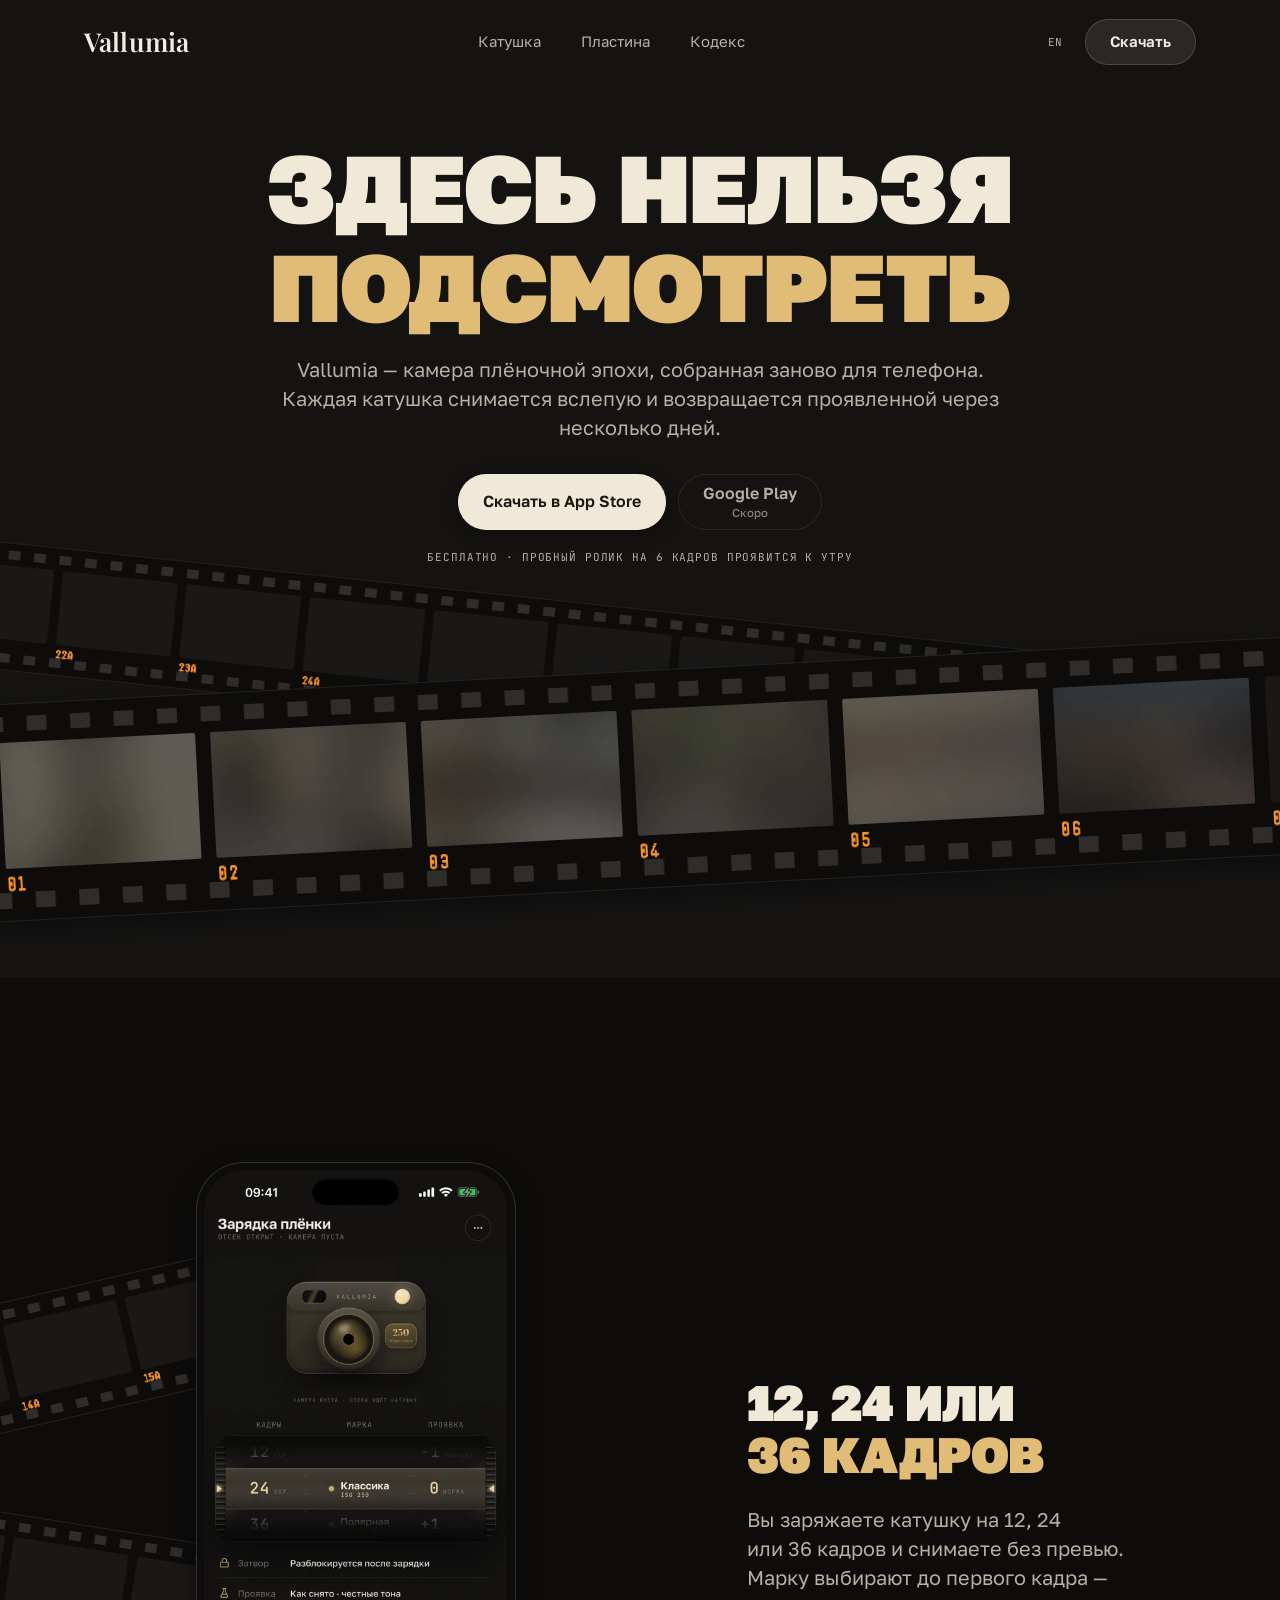
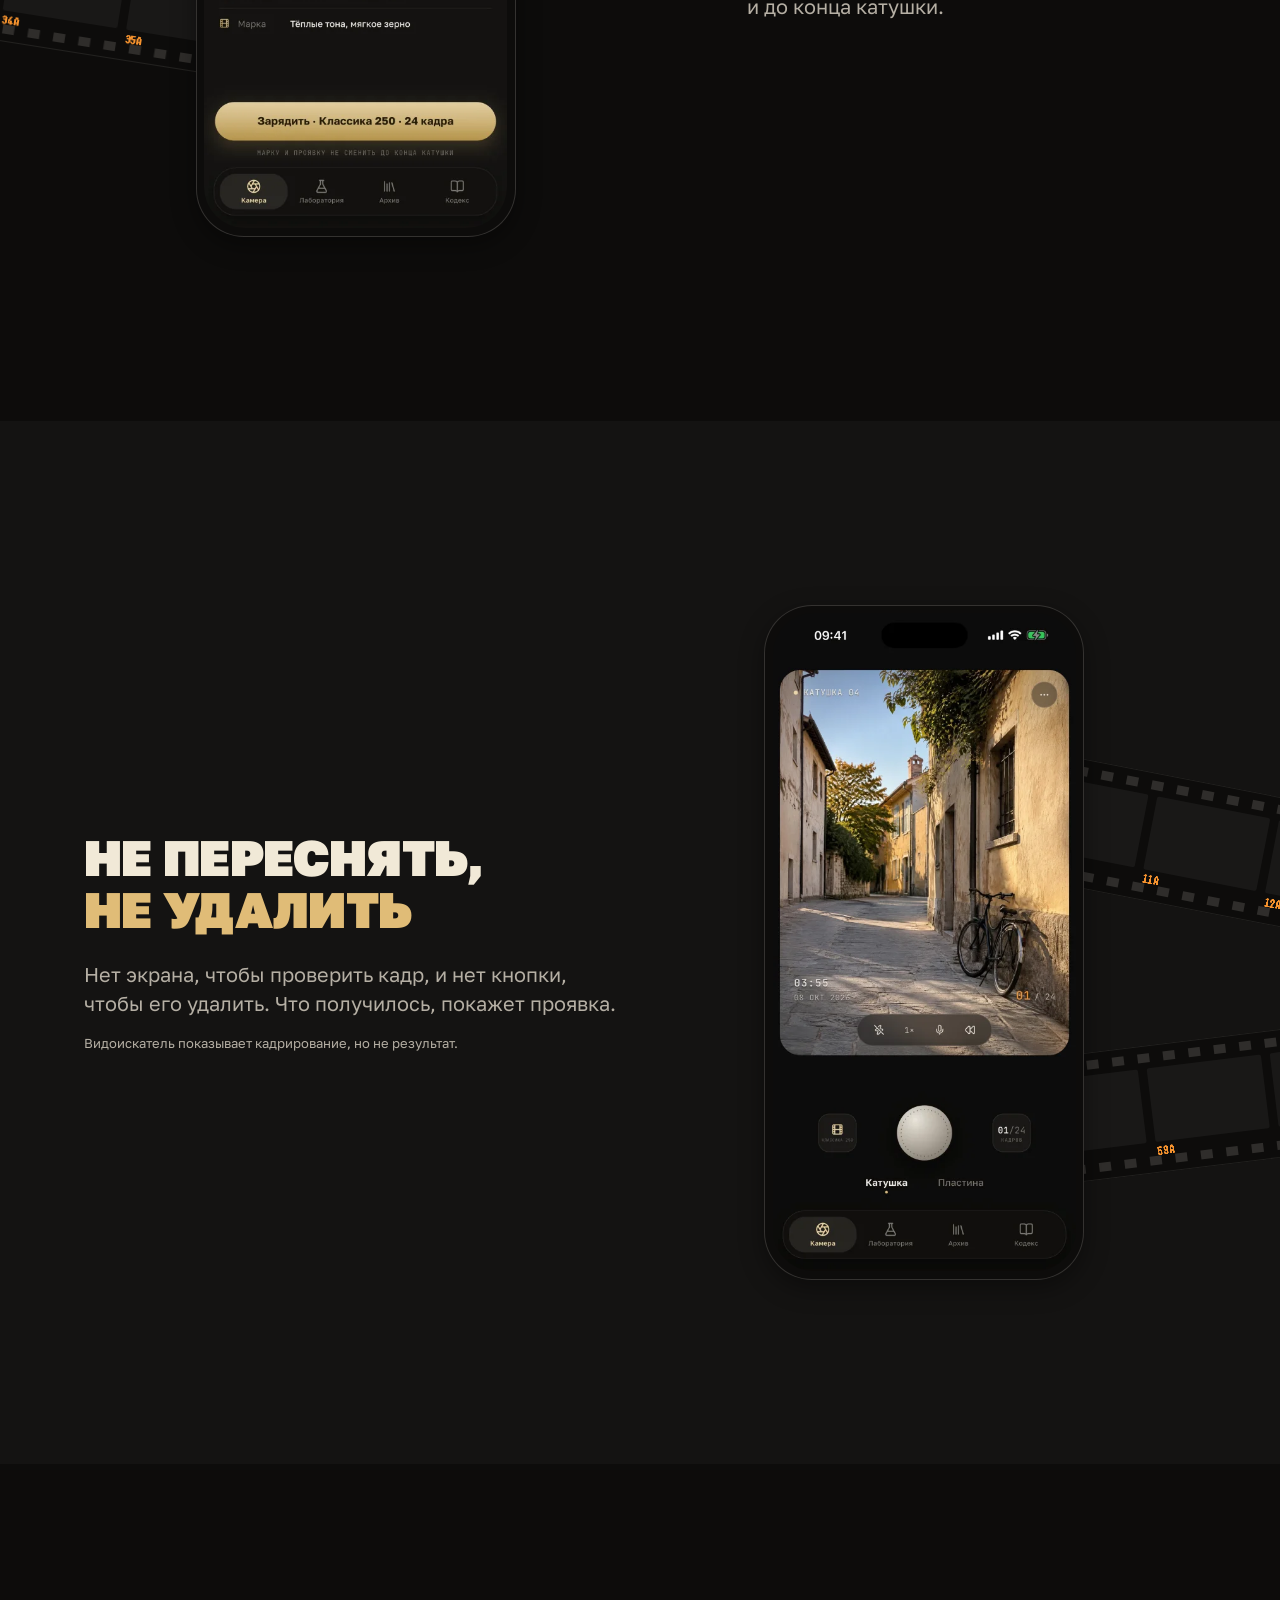
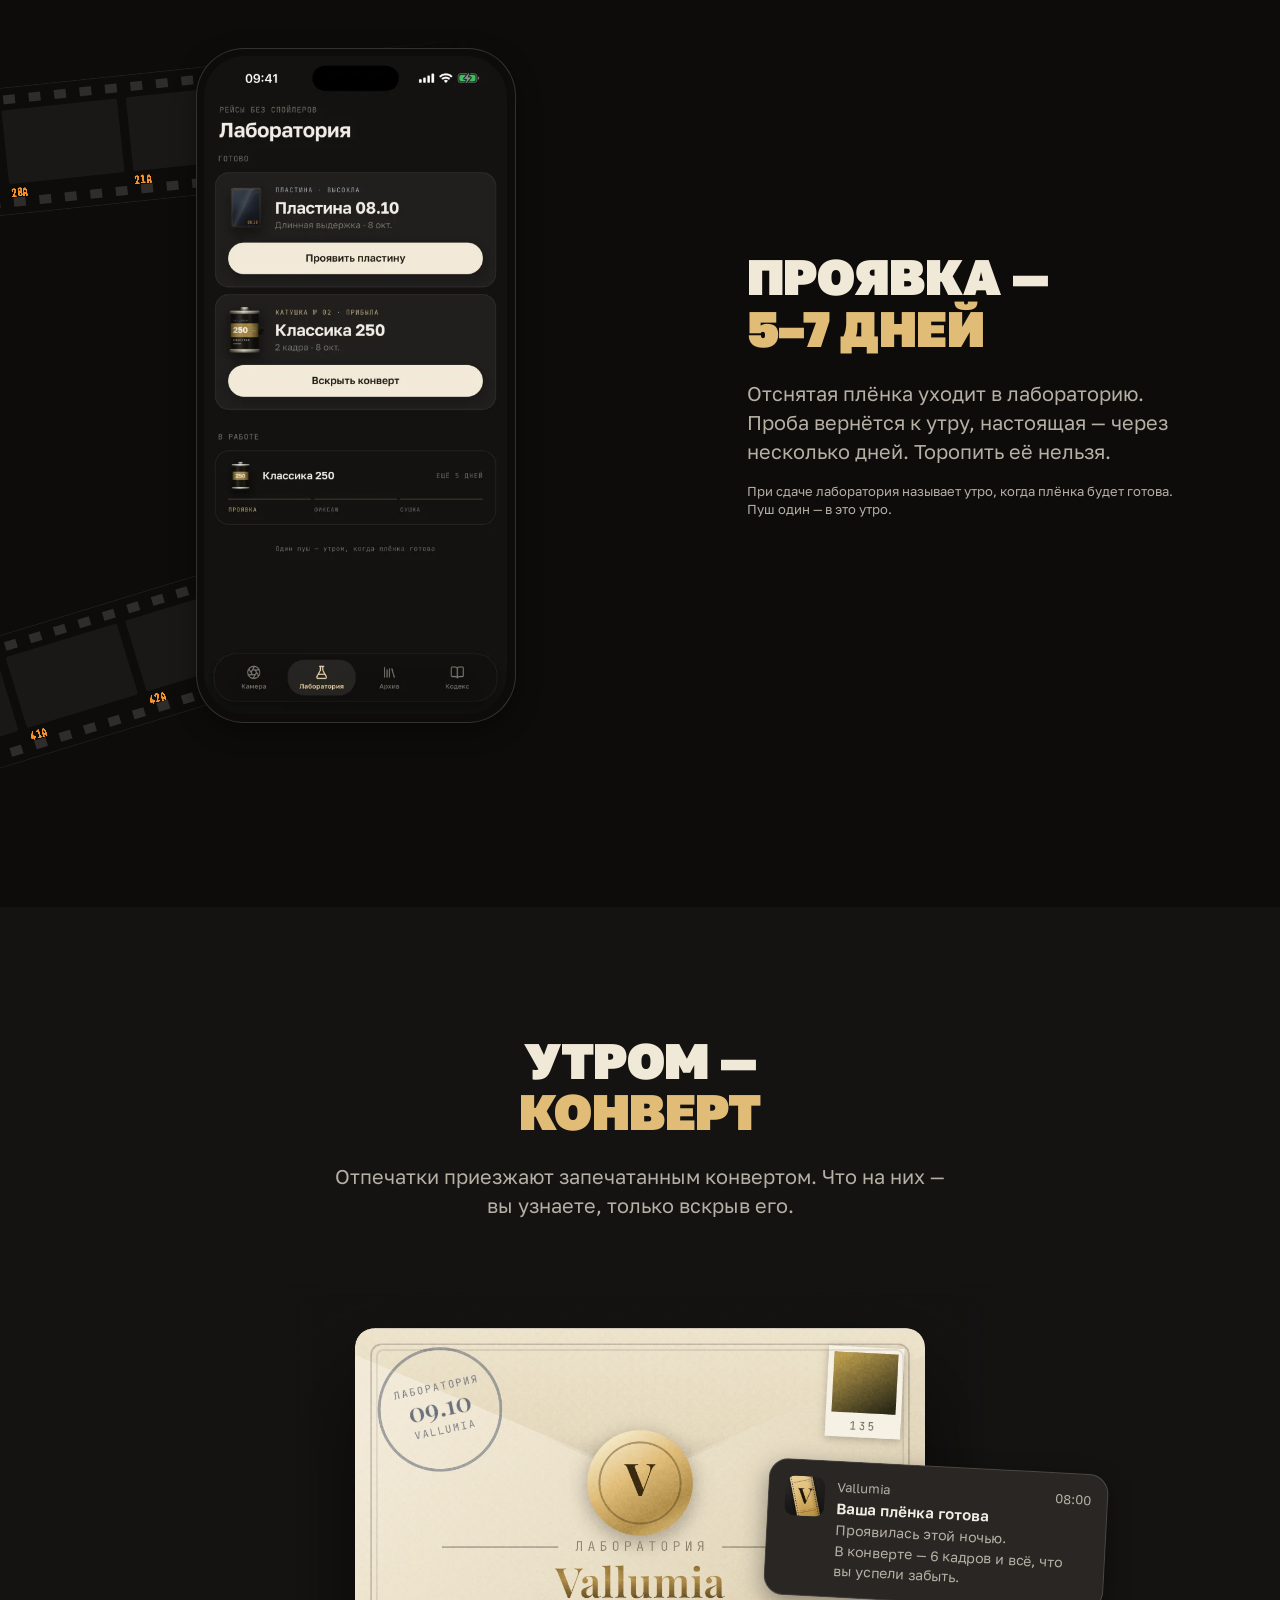
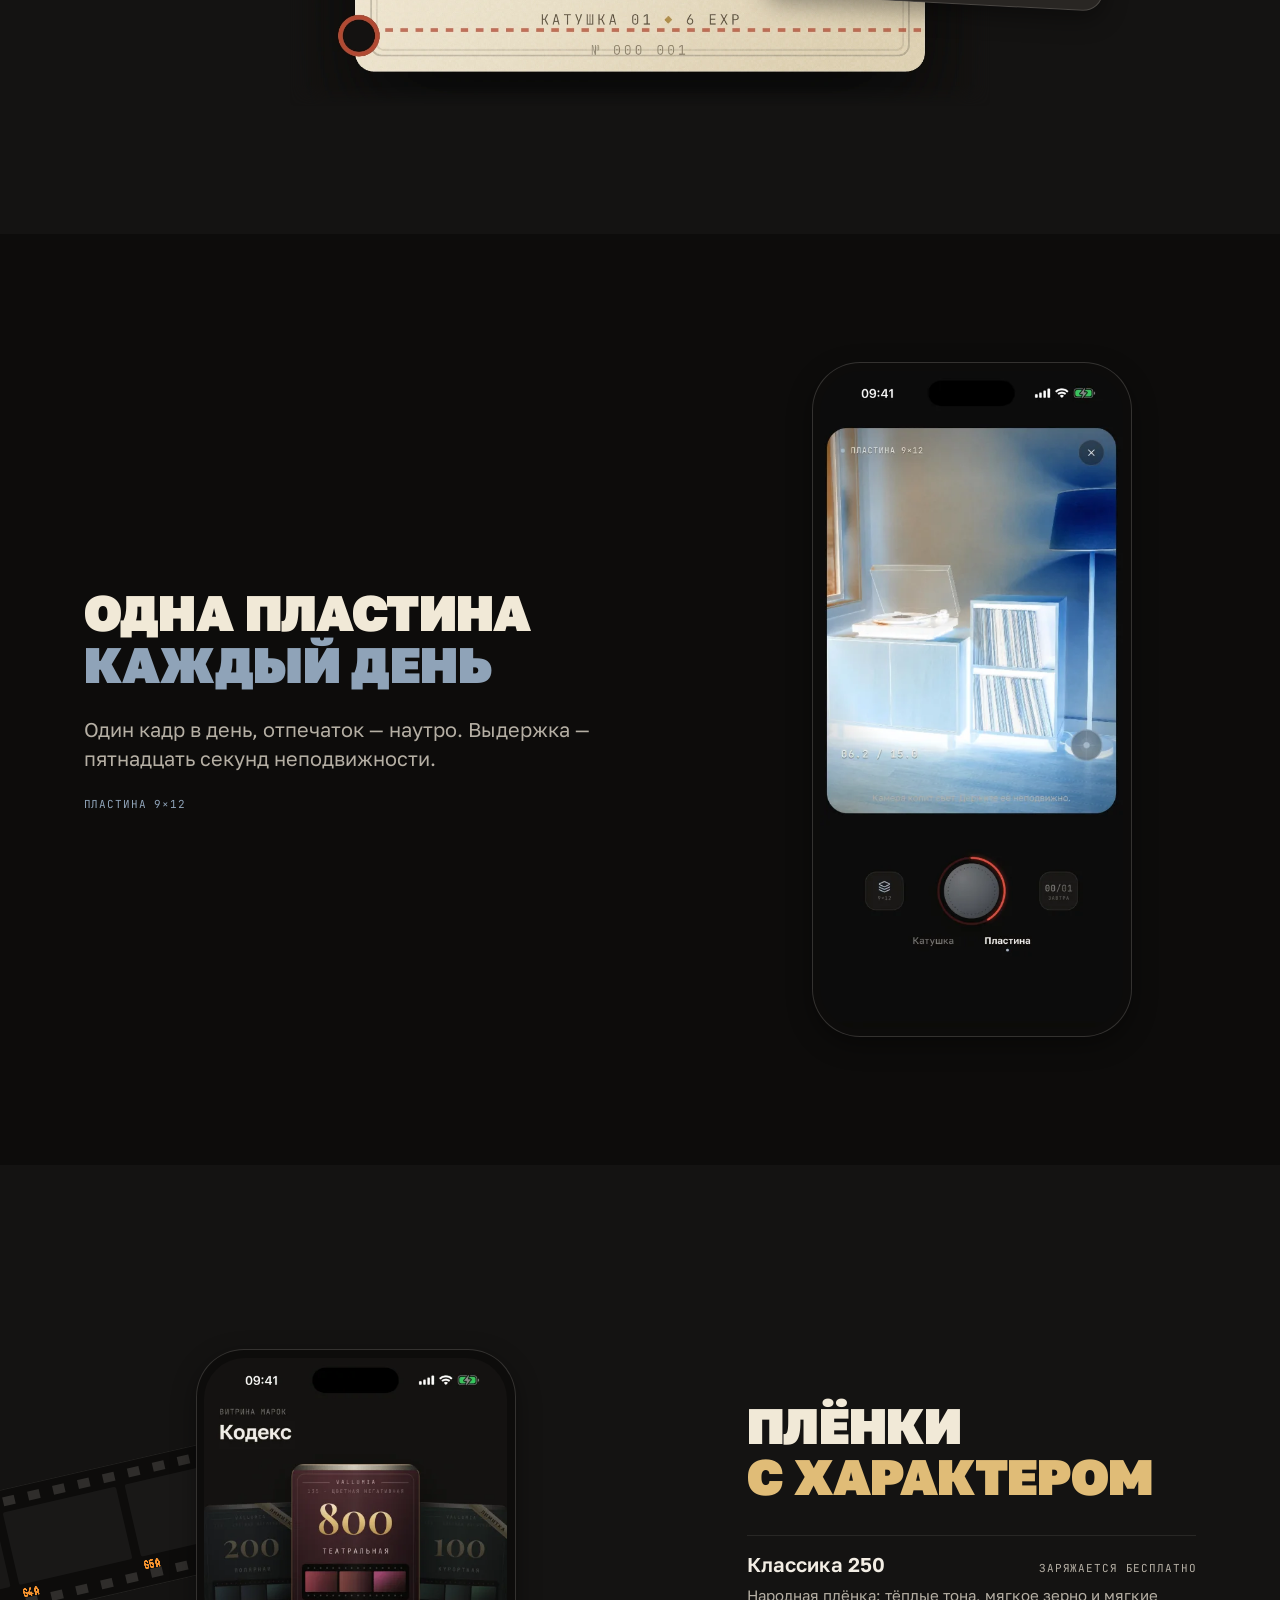
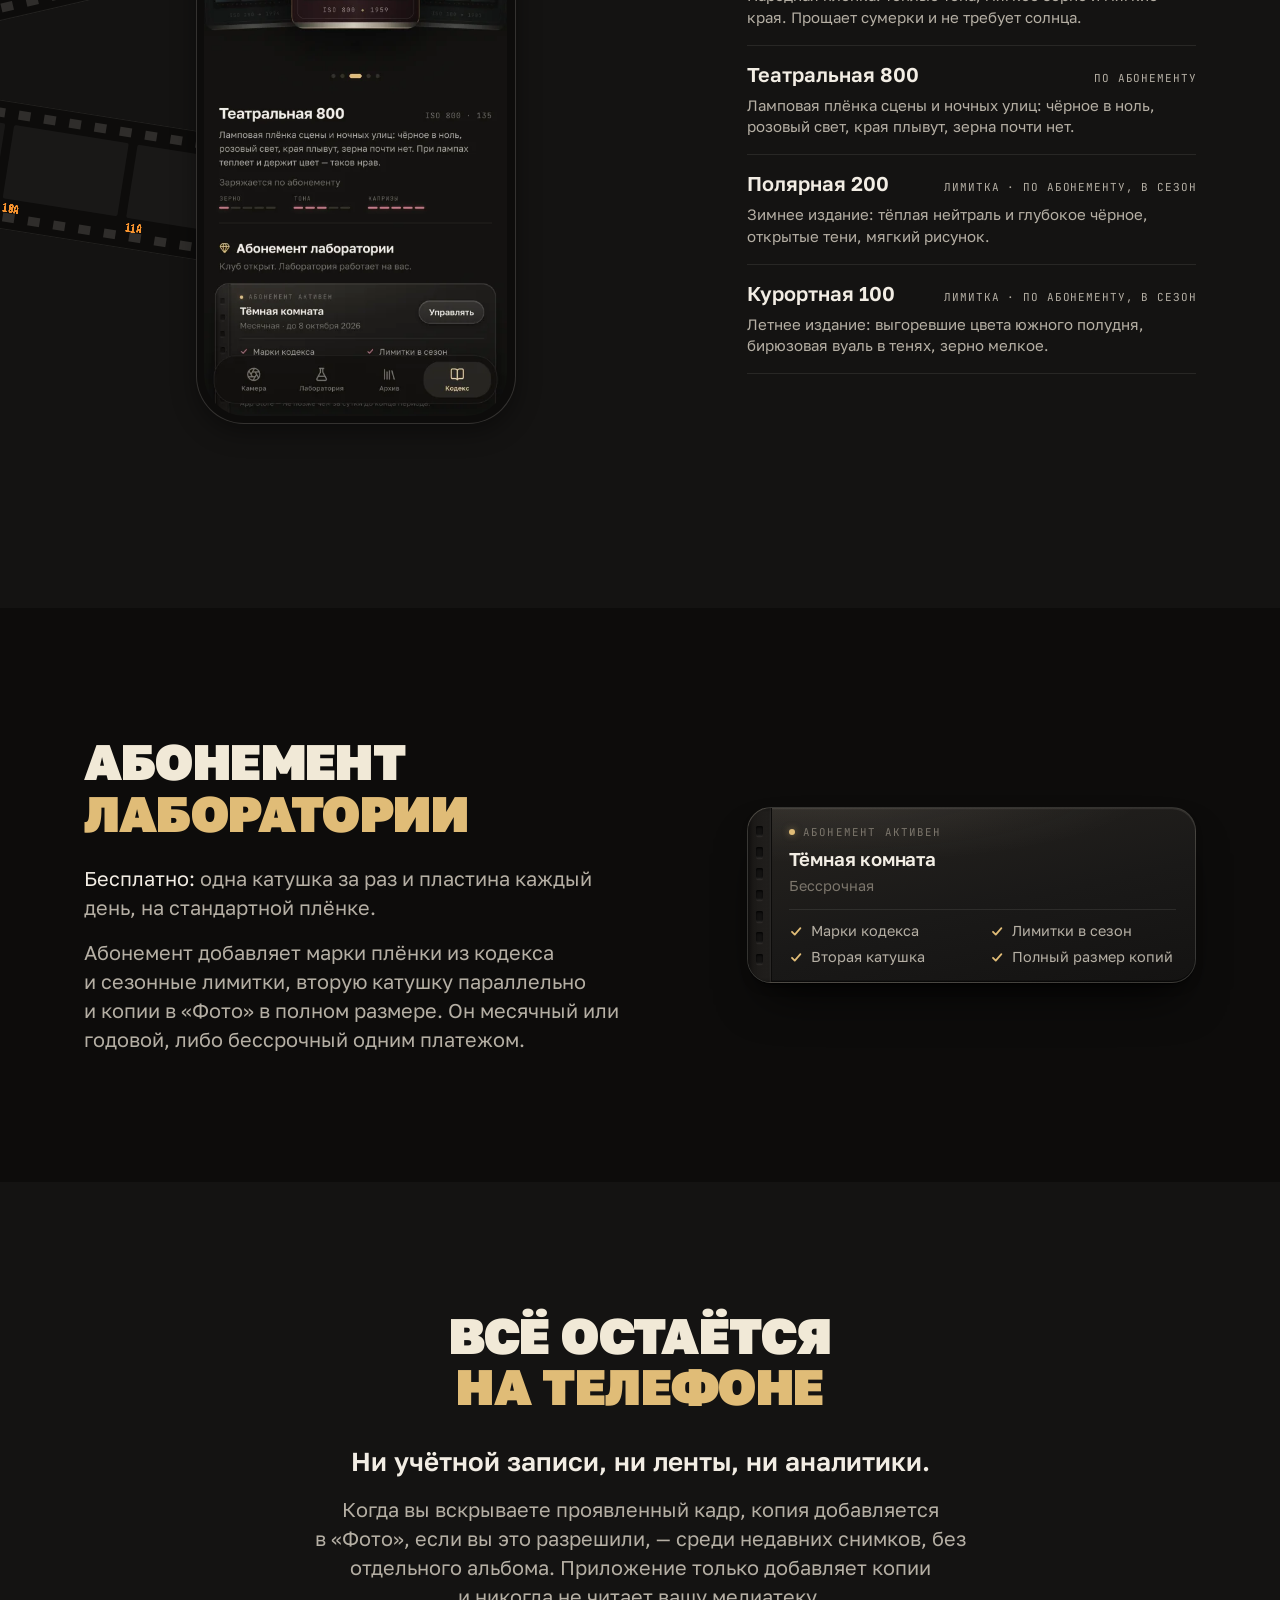
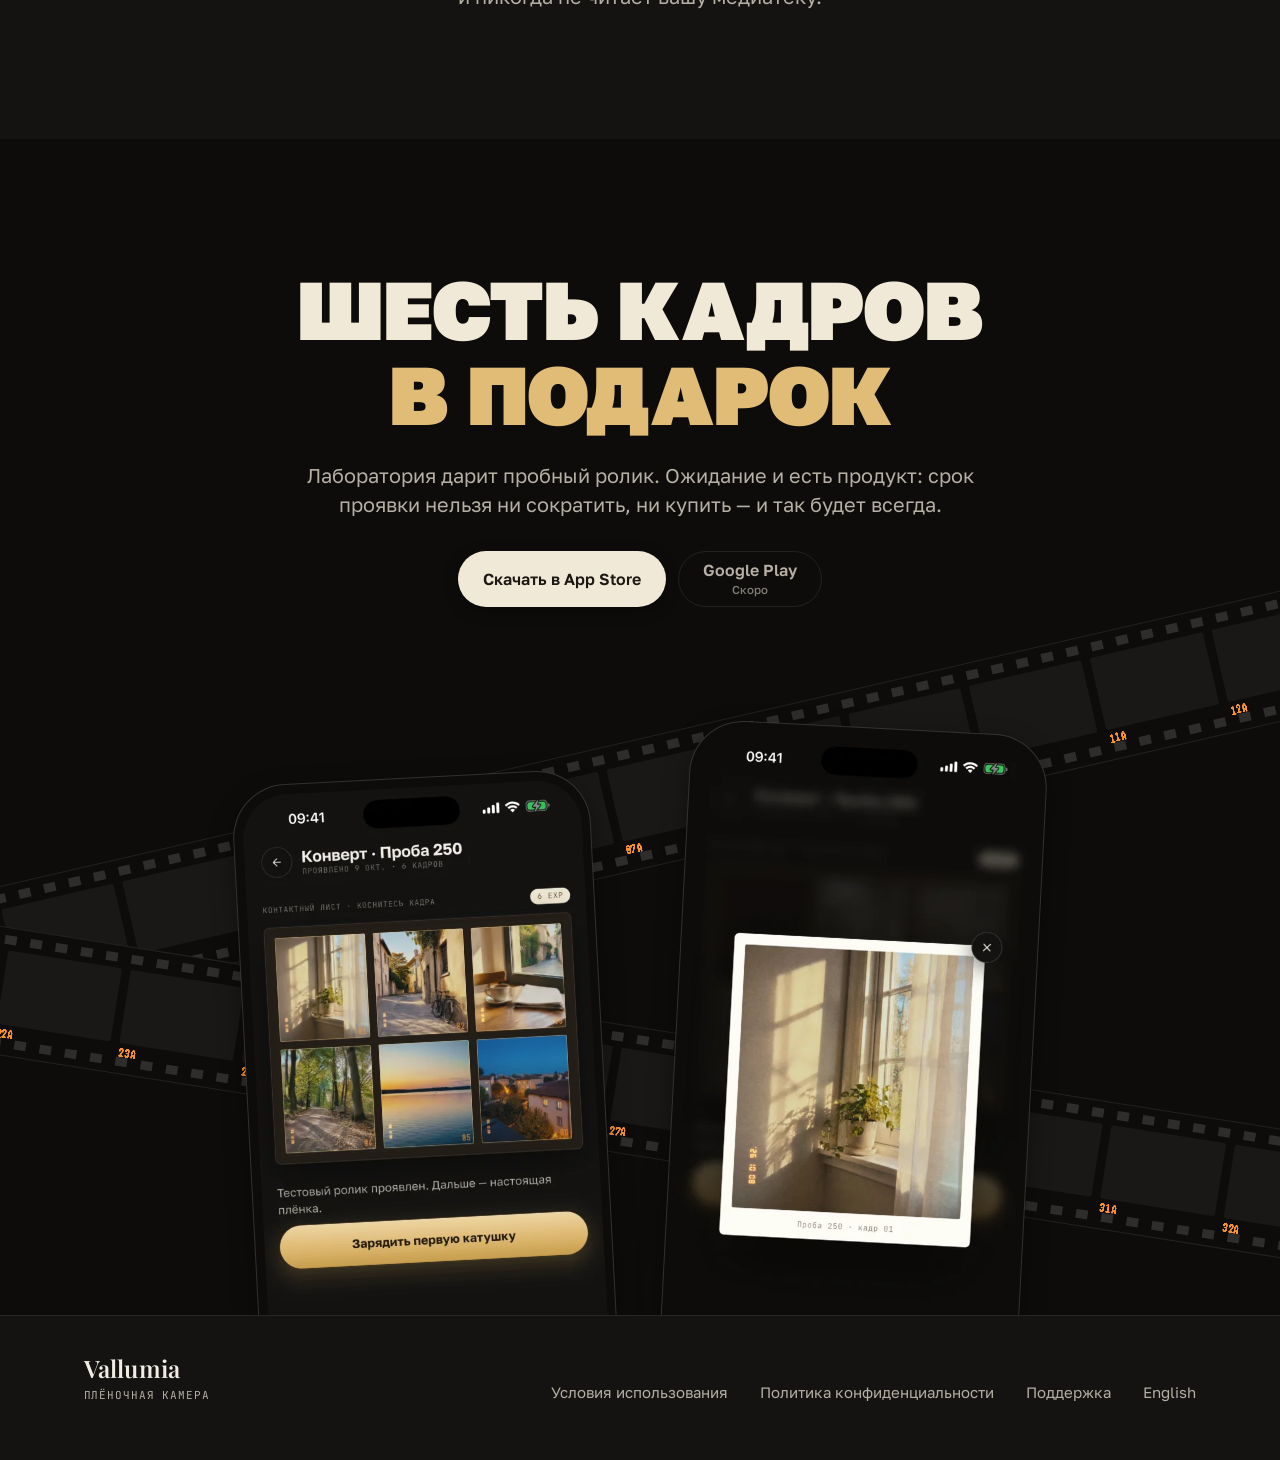
<file: index.html>
<!doctype html>
<html lang="ru">
<head>
<meta charset="utf-8">
<meta name="viewport" content="width=device-width, initial-scale=1">
<title>Vallumia — плёночная камера</title>
<meta name="description" content="Камера, которая заставляет ждать. Каждая катушка снимается вслепую и возвращается проявленной через несколько дней.">
<meta name="theme-color" content="#141312">
<meta name="color-scheme" content="dark">
<link rel="canonical" href="https://vallumia.app/">
<link rel="alternate" hreflang="ru" href="https://vallumia.app/">
<link rel="alternate" hreflang="en" href="https://vallumia.app/en/">
<link rel="alternate" hreflang="x-default" href="https://vallumia.app/en/">
<meta property="og:type" content="website">
<meta property="og:title" content="Vallumia — плёночная камера">
<meta property="og:description" content="Камера, которая заставляет ждать. Каждая катушка снимается вслепую и возвращается проявленной через несколько дней.">
<meta property="og:url" content="https://vallumia.app/">
<meta property="og:image" content="https://vallumia.app/assets/img/og-ru.png">
<meta name="twitter:card" content="summary_large_image">
<link rel="icon" href="assets/img/icon-64.png" type="image/png">
<link rel="apple-touch-icon" href="assets/img/icon-180.png">
<link rel="preload" href="assets/fonts/golos-text.woff2" as="font" type="font/woff2" crossorigin>
<link rel="preload" href="assets/fonts/handjet-stamp.woff2" as="font" type="font/woff2" crossorigin>
<link rel="stylesheet" href="assets/css/site.css">
<script src="assets/js/site.js" defer></script>
</head>
<body>
<a class="skip" href="#main">К содержанию</a>

<!-- Закреплённая шапка: проступает, когда кнопки первого экрана ушли из вида, гаснет у финала (site.js) -->
<div class="topbar" id="topbar" inert>
  <nav class="wrap nav" aria-label="Быстрая навигация">
    <a class="wordmark nav__mark" href="#top">Vallumia</a>
    <div class="nav__links">
      <a href="#roll">Катушка</a>
      <a href="#plate">Пластина</a>
      <a href="#codex">Кодекс</a>
    </div>
    <a class="btn btn--secondary" href="https://apps.apple.com/app/id6813166360" data-android="#download">Скачать</a>
  </nav>
</div>

<header class="hero" id="top">
  <nav class="wrap nav" aria-label="Разделы страницы">
    <a class="wordmark nav__mark" href="./" aria-current="page">Vallumia</a>
    <div class="nav__links">
      <a href="#roll">Катушка</a>
      <a href="#plate">Пластина</a>
      <a href="#codex">Кодекс</a>
    </div>
    <div class="nav__end">
      <a class="nav__lang" href="en/" hreflang="en" lang="en">EN<span class="vh"> — English</span></a>
      <a class="btn btn--secondary" href="https://apps.apple.com/app/id6813166360" data-android="#download">Скачать</a>
    </div>
  </nav>

  <div class="wrap hero__copy">
    <h1 class="poster"><span>Здесь нельзя</span> <em>подсмотреть</em></h1>
    <p class="lead">Vallumia&nbsp;— камера плёночной эпохи, собранная заново для&nbsp;телефона. Каждая катушка снимается вслепую и&nbsp;возвращается проявленной через несколько дней.</p>
    <div class="cta" id="cta-top">
      <a class="btn btn--primary btn--lg" href="https://apps.apple.com/app/id6813166360">Скачать в&nbsp;App&nbsp;Store</a>
      <span class="btn btn--outline btn--lg btn--stack" role="img" aria-label="Google Play — скоро"><span>Google Play</span><span class="btn__sub">Скоро</span></span>
    </div>
    <p class="data hero__facts">Бесплатно ·&nbsp;пробный ролик на&nbsp;6&nbsp;кадров проявится к&nbsp;утру</p>
  </div>

  <!-- лента пробы: шесть кадров, которые нельзя рассмотреть -->
  <div class="hero__film" role="img" aria-label="Лента пробной катушки: шесть кадров, ещё не проявленных">
    <div class="strip strip--back" aria-hidden="true"><div class="strip__film"><i data-n="21A"></i><i data-n="22A"></i><i data-n="23A"></i><i data-n="24A"></i><i data-n="25A"></i><i data-n="26A"></i><i data-n="27A"></i><i data-n="28A"></i><i data-n="29A"></i><i data-n="30A"></i><i data-n="31A"></i><i data-n="32A"></i><i data-n="33A"></i><i data-n="34A"></i><i data-n="35A"></i><i data-n="36A"></i><i data-n="37A"></i><i data-n="38A"></i><i data-n="39A"></i><i data-n="40A"></i><i data-n="41A"></i><i data-n="42A"></i><i data-n="43A"></i><i data-n="44A"></i><i data-n="45A"></i><i data-n="46A"></i><i data-n="47A"></i><i data-n="48A"></i><i data-n="49A"></i><i data-n="50A"></i><i data-n="51A"></i><i data-n="52A"></i><i data-n="53A"></i><i data-n="54A"></i><i data-n="55A"></i><i data-n="56A"></i><i data-n="57A"></i><i data-n="58A"></i><i data-n="59A"></i><i data-n="60A"></i><i data-n="61A"></i><i data-n="62A"></i><i data-n="63A"></i><i data-n="64A"></i></div></div>
    <div class="strip strip--front" aria-hidden="true"><div class="strip__film"><i class="muddy" data-n="01"><img src="assets/img/probe-01.webp" width="424" height="274" decoding="async" alt=""></i><i class="muddy" data-n="02"><img src="assets/img/probe-02.webp" width="424" height="274" decoding="async" alt=""></i><i class="muddy" data-n="03"><img src="assets/img/probe-03.webp" width="424" height="274" decoding="async" alt=""></i><i class="muddy" data-n="04"><img src="assets/img/probe-04.webp" width="424" height="274" decoding="async" alt=""></i><i class="muddy" data-n="05"><img src="assets/img/probe-05.webp" width="424" height="274" decoding="async" alt=""></i><i class="muddy" data-n="06"><img src="assets/img/probe-06.webp" width="424" height="274" decoding="async" alt=""></i><i data-n="07"></i><i data-n="08"></i><i data-n="09"></i><i data-n="10"></i><i data-n="11"></i><i data-n="12"></i><i data-n="13"></i><i data-n="14"></i><i data-n="15"></i><i data-n="16"></i><i data-n="17"></i><i data-n="18"></i><i data-n="19"></i><i data-n="20"></i><i data-n="21"></i><i data-n="22"></i><i data-n="23"></i><i data-n="24"></i><i data-n="25"></i></div></div>
  </div>
</header>

<main id="main">

  <section class="scene panel band" id="roll">
    <div class="wrap grid grid--text-first">
      <div class="stage stage--a col-object-l">
        <div class="strip" aria-hidden="true"><div class="strip__film"><i data-n="11A"></i><i data-n="12A"></i><i data-n="13A"></i><i data-n="14A"></i><i data-n="15A"></i><i data-n="16A"></i><i data-n="17A"></i><i data-n="18A"></i><i data-n="19A"></i><i data-n="20A"></i><i data-n="21A"></i><i data-n="22A"></i><i data-n="23A"></i><i data-n="24A"></i><i data-n="25A"></i><i data-n="26A"></i><i data-n="27A"></i><i data-n="28A"></i><i data-n="29A"></i><i data-n="30A"></i><i data-n="31A"></i><i data-n="32A"></i><i data-n="33A"></i><i data-n="34A"></i><i data-n="35A"></i><i data-n="36A"></i><i data-n="37A"></i><i data-n="38A"></i><i data-n="39A"></i><i data-n="40A"></i><i data-n="41A"></i><i data-n="42A"></i><i data-n="43A"></i><i data-n="44A"></i><i data-n="45A"></i><i data-n="46A"></i><i data-n="47A"></i><i data-n="48A"></i><i data-n="49A"></i><i data-n="50A"></i><i data-n="51A"></i><i data-n="52A"></i><i data-n="53A"></i><i data-n="54A"></i><i data-n="55A"></i><i data-n="56A"></i><i data-n="57A"></i><i data-n="58A"></i></div></div>
        <div class="strip" aria-hidden="true"><div class="strip__film"><i data-n="31A"></i><i data-n="32A"></i><i data-n="33A"></i><i data-n="34A"></i><i data-n="35A"></i><i data-n="36A"></i><i data-n="37A"></i><i data-n="38A"></i><i data-n="39A"></i><i data-n="40A"></i><i data-n="41A"></i><i data-n="42A"></i><i data-n="43A"></i><i data-n="44A"></i><i data-n="45A"></i><i data-n="46A"></i><i data-n="47A"></i><i data-n="48A"></i><i data-n="49A"></i><i data-n="50A"></i><i data-n="51A"></i><i data-n="52A"></i><i data-n="53A"></i><i data-n="54A"></i><i data-n="55A"></i><i data-n="56A"></i><i data-n="57A"></i><i data-n="58A"></i><i data-n="59A"></i><i data-n="60A"></i><i data-n="61A"></i><i data-n="62A"></i><i data-n="63A"></i><i data-n="64A"></i><i data-n="65A"></i><i data-n="66A"></i><i data-n="67A"></i><i data-n="68A"></i><i data-n="69A"></i><i data-n="70A"></i><i data-n="71A"></i><i data-n="72A"></i><i data-n="73A"></i><i data-n="74A"></i><i data-n="75A"></i><i data-n="76A"></i><i data-n="77A"></i><i data-n="78A"></i></div></div>
        <figure class="phone"><span class="phone__screen"><img src="assets/img/screen-03-load-ru-780.webp" srcset="assets/img/screen-03-load-ru-480.webp 480w, assets/img/screen-03-load-ru-780.webp 780w, assets/img/screen-03-load-ru-1080.webp 1080w" sizes="(min-width: 900px) min(24vw, 346px), min(65vw, 276px)" width="780" height="1695" loading="lazy" decoding="async" alt="Экран зарядки плёнки: камера, барабаны кадров, марки и проявки, кнопка «Зарядить · Классика 250 · 24 кадра»"></span></figure>
      </div>
      <div class="col-text-r">
        <h2 class="poster"><span>12, 24 или</span> <em>36&nbsp;кадров</em></h2>
        <p class="lead">Вы&nbsp;заряжаете катушку на&nbsp;12, 24 или&nbsp;36&nbsp;кадров и&nbsp;снимаете без&nbsp;превью. Марку выбирают до&nbsp;первого кадра&nbsp;— и&nbsp;до&nbsp;конца катушки.</p>
      </div>
    </div>
  </section>

  <section class="scene panel" id="blind">
    <div class="wrap grid">
      <div class="col-text-l">
        <h2 class="poster"><span>Не&nbsp;переснять,</span> <em>не&nbsp;удалить</em></h2>
        <p class="lead">Нет экрана, чтобы проверить кадр, и&nbsp;нет кнопки, чтобы его удалить. Что получилось, покажет проявка.</p>
        <p class="caption">Видоискатель показывает кадрирование, но&nbsp;не&nbsp;результат.</p>
      </div>
      <div class="stage stage--b col-object-r">
        <div class="strip" aria-hidden="true"><div class="strip__film"><i data-n="04A"></i><i data-n="05A"></i><i data-n="06A"></i><i data-n="07A"></i><i data-n="08A"></i><i data-n="09A"></i><i data-n="10A"></i><i data-n="11A"></i><i data-n="12A"></i><i data-n="13A"></i><i data-n="14A"></i><i data-n="15A"></i><i data-n="16A"></i><i data-n="17A"></i><i data-n="18A"></i><i data-n="19A"></i><i data-n="20A"></i><i data-n="21A"></i><i data-n="22A"></i><i data-n="23A"></i><i data-n="24A"></i><i data-n="25A"></i><i data-n="26A"></i><i data-n="27A"></i><i data-n="28A"></i><i data-n="29A"></i><i data-n="30A"></i><i data-n="31A"></i><i data-n="32A"></i><i data-n="33A"></i><i data-n="34A"></i><i data-n="35A"></i><i data-n="36A"></i><i data-n="37A"></i><i data-n="38A"></i><i data-n="39A"></i><i data-n="40A"></i><i data-n="41A"></i><i data-n="42A"></i><i data-n="43A"></i><i data-n="44A"></i><i data-n="45A"></i><i data-n="46A"></i><i data-n="47A"></i><i data-n="48A"></i><i data-n="49A"></i><i data-n="50A"></i><i data-n="51A"></i></div></div>
        <div class="strip" aria-hidden="true"><div class="strip__film"><i data-n="52A"></i><i data-n="53A"></i><i data-n="54A"></i><i data-n="55A"></i><i data-n="56A"></i><i data-n="57A"></i><i data-n="58A"></i><i data-n="59A"></i><i data-n="60A"></i><i data-n="61A"></i><i data-n="62A"></i><i data-n="63A"></i><i data-n="64A"></i><i data-n="65A"></i><i data-n="66A"></i><i data-n="67A"></i><i data-n="68A"></i><i data-n="69A"></i><i data-n="70A"></i><i data-n="71A"></i><i data-n="72A"></i><i data-n="73A"></i><i data-n="74A"></i><i data-n="75A"></i><i data-n="76A"></i><i data-n="77A"></i><i data-n="78A"></i><i data-n="79A"></i><i data-n="80A"></i><i data-n="81A"></i><i data-n="82A"></i><i data-n="83A"></i><i data-n="84A"></i><i data-n="85A"></i><i data-n="86A"></i><i data-n="87A"></i><i data-n="88A"></i><i data-n="89A"></i><i data-n="90A"></i><i data-n="91A"></i><i data-n="92A"></i><i data-n="93A"></i><i data-n="94A"></i><i data-n="95A"></i><i data-n="96A"></i><i data-n="97A"></i><i data-n="98A"></i><i data-n="99A"></i></div></div>
        <figure class="phone"><span class="phone__screen"><img src="assets/img/screen-01-roll-viewfinder-ru-780.webp" srcset="assets/img/screen-01-roll-viewfinder-ru-480.webp 480w, assets/img/screen-01-roll-viewfinder-ru-780.webp 780w, assets/img/screen-01-roll-viewfinder-ru-1080.webp 1080w" sizes="(min-width: 900px) min(24vw, 346px), min(65vw, 276px)" width="780" height="1695" loading="lazy" decoding="async" alt="Экран камеры: видоискатель катушки, счётчик кадров 01 из 24, спуск"></span></figure>
      </div>
    </div>
  </section>

  <section class="scene panel band" id="lab">
    <div class="wrap grid grid--text-first">
      <div class="stage stage--c col-object-l">
        <div class="strip" aria-hidden="true"><div class="strip__film"><i data-n="17A"></i><i data-n="18A"></i><i data-n="19A"></i><i data-n="20A"></i><i data-n="21A"></i><i data-n="22A"></i><i data-n="23A"></i><i data-n="24A"></i><i data-n="25A"></i><i data-n="26A"></i><i data-n="27A"></i><i data-n="28A"></i><i data-n="29A"></i><i data-n="30A"></i><i data-n="31A"></i><i data-n="32A"></i><i data-n="33A"></i><i data-n="34A"></i><i data-n="35A"></i><i data-n="36A"></i><i data-n="37A"></i><i data-n="38A"></i><i data-n="39A"></i><i data-n="40A"></i><i data-n="41A"></i><i data-n="42A"></i><i data-n="43A"></i><i data-n="44A"></i><i data-n="45A"></i><i data-n="46A"></i><i data-n="47A"></i><i data-n="48A"></i><i data-n="49A"></i><i data-n="50A"></i><i data-n="51A"></i><i data-n="52A"></i><i data-n="53A"></i><i data-n="54A"></i><i data-n="55A"></i><i data-n="56A"></i><i data-n="57A"></i><i data-n="58A"></i><i data-n="59A"></i><i data-n="60A"></i><i data-n="61A"></i><i data-n="62A"></i><i data-n="63A"></i><i data-n="64A"></i></div></div>
        <div class="strip" aria-hidden="true"><div class="strip__film"><i data-n="38A"></i><i data-n="39A"></i><i data-n="40A"></i><i data-n="41A"></i><i data-n="42A"></i><i data-n="43A"></i><i data-n="44A"></i><i data-n="45A"></i><i data-n="46A"></i><i data-n="47A"></i><i data-n="48A"></i><i data-n="49A"></i><i data-n="50A"></i><i data-n="51A"></i><i data-n="52A"></i><i data-n="53A"></i><i data-n="54A"></i><i data-n="55A"></i><i data-n="56A"></i><i data-n="57A"></i><i data-n="58A"></i><i data-n="59A"></i><i data-n="60A"></i><i data-n="61A"></i><i data-n="62A"></i><i data-n="63A"></i><i data-n="64A"></i><i data-n="65A"></i><i data-n="66A"></i><i data-n="67A"></i><i data-n="68A"></i><i data-n="69A"></i><i data-n="70A"></i><i data-n="71A"></i><i data-n="72A"></i><i data-n="73A"></i><i data-n="74A"></i><i data-n="75A"></i><i data-n="76A"></i><i data-n="77A"></i><i data-n="78A"></i><i data-n="79A"></i><i data-n="80A"></i><i data-n="81A"></i><i data-n="82A"></i><i data-n="83A"></i><i data-n="84A"></i><i data-n="85A"></i></div></div>
        <figure class="phone"><span class="phone__screen"><img src="assets/img/screen-05-lab-ru-780.webp" srcset="assets/img/screen-05-lab-ru-480.webp 480w, assets/img/screen-05-lab-ru-780.webp 780w, assets/img/screen-05-lab-ru-1080.webp 1080w" sizes="(min-width: 900px) min(24vw, 346px), min(65vw, 276px)" width="780" height="1695" loading="lazy" decoding="async" alt="Экран лаборатории: высохшая пластина, прибывшая катушка с кнопкой «Вскрыть конверт» и катушка в работе — ещё 5 дней"></span></figure>
      </div>
      <div class="col-text-r">
        <h2 class="poster"><span>Проявка&nbsp;—</span> <em>5–7&nbsp;дней</em></h2>
        <p class="lead">Отснятая плёнка уходит в&nbsp;лабораторию. Проба вернётся к&nbsp;утру, настоящая&nbsp;— через несколько дней. Торопить её нельзя.</p>
        <p class="caption">При&nbsp;сдаче лаборатория называет утро, когда плёнка будет готова. Пуш один&nbsp;— в&nbsp;это утро.</p>
      </div>
    </div>
  </section>

  <!-- конверт проступает из темноты, плашка пуша — следом (site.js, data-reveal="envelope") -->
  <section class="scene env" id="envelope">
    <div class="wrap">
      <h2 class="poster"><span>Утром&nbsp;—</span> <em>конверт</em></h2>
      <p class="lead">Отпечатки приезжают запечатанным конвертом. Что&nbsp;на&nbsp;них&nbsp;— вы&nbsp;узнаете, только вскрыв его.</p>
      <div class="env__stage" data-reveal="envelope">
        <img class="env__img" src="assets/img/envelope-ru-1280.webp" srcset="assets/img/envelope-ru-640.webp 640w, assets/img/envelope-ru-1280.webp 1280w" sizes="(min-width: 780px) 700px, 90vw" width="1280" height="772" loading="lazy" decoding="async" alt="Запечатанный конверт лаборатории Vallumia с нитью отрыва">
        <aside class="push" aria-label="Единственный пуш приложения">
          <img src="assets/img/icon-120.webp" width="40" height="40" loading="lazy" decoding="async" alt="">
          <div>
            <div class="push__top"><span>Vallumia</span><span>08:00</span></div>
            <strong>Ваша плёнка готова</strong>
            <p>Проявилась этой ночью. В&nbsp;конверте&nbsp;— 6&nbsp;кадров и&nbsp;всё, что вы&nbsp;успели забыть.</p>
          </div>
        </aside>
      </div>
    </div>
  </section>

  <section class="scene panel band plate" id="plate">
    <div class="wrap grid">
      <div class="col-text-l">
        <h2 class="poster poster--steel"><span>Одна пластина</span> <em>каждый день</em></h2>
        <p class="lead">Один кадр в&nbsp;день, отпечаток&nbsp;— наутро. Выдержка&nbsp;— пятнадцать секунд неподвижности.</p>
        <p class="data plate__data">Пластина 9×12</p>
      </div>
      <div class="plate__obj col-object-r">
        <figure class="phone"><span class="phone__screen"><img src="assets/img/screen-09-plate-ru-780.webp" srcset="assets/img/screen-09-plate-ru-480.webp 480w, assets/img/screen-09-plate-ru-780.webp 780w, assets/img/screen-09-plate-ru-1080.webp 1080w" sizes="(min-width: 900px) min(24vw, 346px), min(65vw, 276px)" width="780" height="1695" loading="lazy" decoding="async" alt="Экран выдержки пластины: в окне негатив — комната с проигрывателем и торшером, идёт счёт секунд из пятнадцати, кольцо выдержки вокруг спуска"></span></figure>
      </div>
    </div>
  </section>

  <section class="scene panel" id="codex">
    <div class="wrap grid grid--text-first">
      <div class="stage stage--a col-object-l">
        <div class="strip" aria-hidden="true"><div class="strip__film"><i data-n="61A"></i><i data-n="62A"></i><i data-n="63A"></i><i data-n="64A"></i><i data-n="65A"></i><i data-n="66A"></i><i data-n="67A"></i><i data-n="68A"></i><i data-n="69A"></i><i data-n="70A"></i><i data-n="71A"></i><i data-n="72A"></i><i data-n="73A"></i><i data-n="74A"></i><i data-n="75A"></i><i data-n="76A"></i><i data-n="77A"></i><i data-n="78A"></i><i data-n="79A"></i><i data-n="80A"></i><i data-n="81A"></i><i data-n="82A"></i><i data-n="83A"></i><i data-n="84A"></i><i data-n="85A"></i><i data-n="86A"></i><i data-n="87A"></i><i data-n="88A"></i><i data-n="89A"></i><i data-n="90A"></i><i data-n="91A"></i><i data-n="92A"></i><i data-n="93A"></i><i data-n="94A"></i><i data-n="95A"></i><i data-n="96A"></i><i data-n="97A"></i><i data-n="98A"></i><i data-n="99A"></i><i data-n="01A"></i><i data-n="02A"></i><i data-n="03A"></i><i data-n="04A"></i><i data-n="05A"></i><i data-n="06A"></i><i data-n="07A"></i><i data-n="08A"></i><i data-n="09A"></i></div></div>
        <div class="strip" aria-hidden="true"><div class="strip__film"><i data-n="07A"></i><i data-n="08A"></i><i data-n="09A"></i><i data-n="10A"></i><i data-n="11A"></i><i data-n="12A"></i><i data-n="13A"></i><i data-n="14A"></i><i data-n="15A"></i><i data-n="16A"></i><i data-n="17A"></i><i data-n="18A"></i><i data-n="19A"></i><i data-n="20A"></i><i data-n="21A"></i><i data-n="22A"></i><i data-n="23A"></i><i data-n="24A"></i><i data-n="25A"></i><i data-n="26A"></i><i data-n="27A"></i><i data-n="28A"></i><i data-n="29A"></i><i data-n="30A"></i><i data-n="31A"></i><i data-n="32A"></i><i data-n="33A"></i><i data-n="34A"></i><i data-n="35A"></i><i data-n="36A"></i><i data-n="37A"></i><i data-n="38A"></i><i data-n="39A"></i><i data-n="40A"></i><i data-n="41A"></i><i data-n="42A"></i><i data-n="43A"></i><i data-n="44A"></i><i data-n="45A"></i><i data-n="46A"></i><i data-n="47A"></i><i data-n="48A"></i><i data-n="49A"></i><i data-n="50A"></i><i data-n="51A"></i><i data-n="52A"></i><i data-n="53A"></i><i data-n="54A"></i></div></div>
        <figure class="phone"><span class="phone__screen"><img src="assets/img/screen-08-codex-ru-780.webp" srcset="assets/img/screen-08-codex-ru-480.webp 480w, assets/img/screen-08-codex-ru-780.webp 780w, assets/img/screen-08-codex-ru-1080.webp 1080w" sizes="(min-width: 900px) min(24vw, 346px), min(65vw, 276px)" width="780" height="1695" loading="lazy" decoding="async" alt="Экран кодекса: полка марок плёнки, выбрана Театральная 800, ниже — абонемент лаборатории"></span></figure>
      </div>
      <div class="col-text-r">
        <h2 class="poster"><span>Плёнки</span> <em>с&nbsp;характером</em></h2>
        <div class="marks">
          <article><div class="marks__head"><h3>Классика&nbsp;250</h3><span class="data">Заряжается бесплатно</span></div><p>Народная плёнка: тёплые тона, мягкое зерно и&nbsp;мягкие края. Прощает сумерки и&nbsp;не&nbsp;требует солнца.</p></article>
          <article><div class="marks__head"><h3>Театральная&nbsp;800</h3><span class="data">По&nbsp;абонементу</span></div><p>Ламповая плёнка сцены и&nbsp;ночных улиц: чёрное в&nbsp;ноль, розовый свет, края плывут, зерна почти нет.</p></article>
          <article><div class="marks__head"><h3>Полярная&nbsp;200</h3><span class="data">Лимитка ·&nbsp;по&nbsp;абонементу, в&nbsp;сезон</span></div><p>Зимнее издание: тёплая нейтраль и&nbsp;глубокое чёрное, открытые тени, мягкий рисунок.</p></article>
          <article><div class="marks__head"><h3>Курортная&nbsp;100</h3><span class="data">Лимитка ·&nbsp;по&nbsp;абонементу, в&nbsp;сезон</span></div><p>Летнее издание: выгоревшие цвета южного полудня, бирюзовая вуаль в&nbsp;тенях, зерно мелкое.</p></article>
        </div>
      </div>
    </div>
  </section>

  <section class="scene panel band" id="plan">
    <div class="wrap grid">
      <div class="col-text-l">
        <h2 class="poster"><span>Абонемент</span> <em>лаборатории</em></h2>
        <p class="lead"><strong>Бесплатно:</strong> одна катушка за&nbsp;раз и&nbsp;пластина каждый день, на&nbsp;стандартной плёнке.</p>
        <p class="lead">Абонемент добавляет марки плёнки из&nbsp;кодекса и&nbsp;сезонные лимитки, вторую катушку параллельно и&nbsp;копии в&nbsp;«Фото» в&nbsp;полном размере. Он&nbsp;месячный или годовой, либо бессрочный одним платежом.</p>
      </div>
      <div class="plan__card col-object-r">
        <!-- Карта абонемента системы (components/film/MembershipCard.jsx, код — DkMembershipCard) статикой -->
        <div class="mcard" role="img" aria-label="Карта абонемента «Тёмная комната», бессрочная: марки кодекса, лимитки в сезон, вторая катушка, полный размер копий">
          <div class="mcard__holes" aria-hidden="true"><i></i><i></i><i></i><i></i><i></i><i></i><i></i></div>
          <div class="mcard__body" aria-hidden="true">
            <div class="mcard__seal"><i></i>Абонемент активен</div>
            <div class="mcard__title">Тёмная комната</div>
            <div class="mcard__meta">Бессрочная</div>
            <ul class="mcard__perks">
              <li><svg viewBox="0 0 12 12" width="12" height="12" fill="none" aria-hidden="true"><path d="M2.5 6.5l2.3 2.3L9.5 3.5" stroke="currentColor" stroke-width="1.5" stroke-linecap="round" stroke-linejoin="round"/></svg>Марки кодекса</li>
              <li><svg viewBox="0 0 12 12" width="12" height="12" fill="none" aria-hidden="true"><path d="M2.5 6.5l2.3 2.3L9.5 3.5" stroke="currentColor" stroke-width="1.5" stroke-linecap="round" stroke-linejoin="round"/></svg>Лимитки в&nbsp;сезон</li>
              <li><svg viewBox="0 0 12 12" width="12" height="12" fill="none" aria-hidden="true"><path d="M2.5 6.5l2.3 2.3L9.5 3.5" stroke="currentColor" stroke-width="1.5" stroke-linecap="round" stroke-linejoin="round"/></svg>Вторая катушка</li>
              <li><svg viewBox="0 0 12 12" width="12" height="12" fill="none" aria-hidden="true"><path d="M2.5 6.5l2.3 2.3L9.5 3.5" stroke="currentColor" stroke-width="1.5" stroke-linecap="round" stroke-linejoin="round"/></svg>Полный размер копий</li>
            </ul>
          </div>
        </div>
      </div>
    </div>
  </section>

  <section class="scene quiet" id="privacy">
    <div class="wrap">
      <h2 class="poster"><span>Всё остаётся</span> <em>на&nbsp;телефоне</em></h2>
      <p class="statement">Ни&nbsp;учётной записи, ни&nbsp;ленты, ни&nbsp;аналитики.</p>
      <p class="lead">Когда вы&nbsp;вскрываете проявленный кадр, копия добавляется в&nbsp;«Фото», если вы&nbsp;это разрешили,&nbsp;— среди недавних снимков, без отдельного альбома. Приложение только добавляет копии и&nbsp;никогда не&nbsp;читает вашу медиатеку.</p>
    </div>
  </section>

  <section class="scene final band" id="download">
    <div class="wrap">
      <h2 class="poster"><span>Шесть кадров</span> <em>в&nbsp;подарок</em></h2>
      <p class="lead">Лаборатория дарит пробный ролик. Ожидание и&nbsp;есть продукт: срок проявки нельзя ни&nbsp;сократить, ни&nbsp;купить&nbsp;— и&nbsp;так будет всегда.</p>
      <div class="cta" id="cta-bottom">
        <a class="btn btn--primary btn--lg" href="https://apps.apple.com/app/id6813166360">Скачать в&nbsp;App&nbsp;Store</a>
      <span class="btn btn--outline btn--lg btn--stack" role="img" aria-label="Google Play — скоро"><span>Google Play</span><span class="btn__sub">Скоро</span></span>
      </div>
      <div class="stage stage--final">
        <div class="strip" aria-hidden="true"><div class="strip__film"><i data-n="01A"></i><i data-n="02A"></i><i data-n="03A"></i><i data-n="04A"></i><i data-n="05A"></i><i data-n="06A"></i><i data-n="07A"></i><i data-n="08A"></i><i data-n="09A"></i><i data-n="10A"></i><i data-n="11A"></i><i data-n="12A"></i><i data-n="13A"></i><i data-n="14A"></i><i data-n="15A"></i><i data-n="16A"></i><i data-n="17A"></i><i data-n="18A"></i><i data-n="19A"></i><i data-n="20A"></i><i data-n="21A"></i><i data-n="22A"></i><i data-n="23A"></i><i data-n="24A"></i><i data-n="25A"></i><i data-n="26A"></i><i data-n="27A"></i><i data-n="28A"></i><i data-n="29A"></i><i data-n="30A"></i><i data-n="31A"></i><i data-n="32A"></i><i data-n="33A"></i><i data-n="34A"></i><i data-n="35A"></i><i data-n="36A"></i><i data-n="37A"></i><i data-n="38A"></i><i data-n="39A"></i><i data-n="40A"></i><i data-n="41A"></i><i data-n="42A"></i><i data-n="43A"></i><i data-n="44A"></i><i data-n="45A"></i><i data-n="46A"></i><i data-n="47A"></i><i data-n="48A"></i><i data-n="49A"></i><i data-n="50A"></i><i data-n="51A"></i><i data-n="52A"></i></div></div>
        <div class="strip" aria-hidden="true"><div class="strip__film"><i data-n="21A"></i><i data-n="22A"></i><i data-n="23A"></i><i data-n="24A"></i><i data-n="25A"></i><i data-n="26A"></i><i data-n="27A"></i><i data-n="28A"></i><i data-n="29A"></i><i data-n="30A"></i><i data-n="31A"></i><i data-n="32A"></i><i data-n="33A"></i><i data-n="34A"></i><i data-n="35A"></i><i data-n="36A"></i><i data-n="37A"></i><i data-n="38A"></i><i data-n="39A"></i><i data-n="40A"></i><i data-n="41A"></i><i data-n="42A"></i><i data-n="43A"></i><i data-n="44A"></i><i data-n="45A"></i><i data-n="46A"></i><i data-n="47A"></i><i data-n="48A"></i><i data-n="49A"></i><i data-n="50A"></i><i data-n="51A"></i><i data-n="52A"></i><i data-n="53A"></i><i data-n="54A"></i><i data-n="55A"></i><i data-n="56A"></i><i data-n="57A"></i><i data-n="58A"></i><i data-n="59A"></i><i data-n="60A"></i><i data-n="61A"></i><i data-n="62A"></i><i data-n="63A"></i><i data-n="64A"></i><i data-n="65A"></i><i data-n="66A"></i><i data-n="67A"></i><i data-n="68A"></i><i data-n="69A"></i><i data-n="70A"></i><i data-n="71A"></i><i data-n="72A"></i></div></div>
        <div class="duo">
          <figure class="phone"><span class="phone__screen"><img src="assets/img/screen-02-contact-ru-780.webp" srcset="assets/img/screen-02-contact-ru-480.webp 480w, assets/img/screen-02-contact-ru-780.webp 780w, assets/img/screen-02-contact-ru-1080.webp 1080w" sizes="(min-width: 900px) min(27vw, 381px), min(72vw, 286px)" width="780" height="1695" loading="lazy" decoding="async" alt="Вскрытый контактный лист пробной катушки: шесть проявленных кадров"></span></figure>
          <!-- кадр 01: один раз проступает из мути в резкость (site.js, data-reveal="develop") -->
          <figure class="phone phone--develop" data-reveal="develop"><span class="phone__screen"><img src="assets/img/screen-07-frame-ru-780.webp" srcset="assets/img/screen-07-frame-ru-480.webp 480w, assets/img/screen-07-frame-ru-780.webp 780w, assets/img/screen-07-frame-ru-1080.webp 1080w" sizes="(min-width: 900px) min(27vw, 381px), min(72vw, 286px)" width="780" height="1695" loading="lazy" decoding="async" alt="Вскрытый кадр: отпечаток «Проба 250 · кадр 01» — окно с цветком в солнечном свете"><i class="phone__print" data-reveal-target aria-hidden="true"><img class="phone__mud" src="assets/img/print-mud-ru.webp" width="514" height="592" loading="lazy" decoding="async" alt=""><img class="phone__soft" src="assets/img/print-soft-ru.webp" width="514" height="592" loading="lazy" decoding="async" alt=""></i></span></figure>
        </div>
      </div>
    </div>
  </section>

</main>

<footer class="footer">
  <div class="wrap footer__in">
    <div>
      <span class="wordmark footer__mark">Vallumia</span>
      <span class="data">Плёночная камера</span>
    </div>
    <nav class="footer__links" aria-label="Правовые страницы и язык">
      <a href="https://egorpashetnev97.github.io/vallumia-legal/terms/">Условия использования</a>
      <a href="https://egorpashetnev97.github.io/vallumia-legal/privacy/">Политика конфиденциальности</a>
      <a href="https://egorpashetnev97.github.io/vallumia-legal/support/">Поддержка</a>
      <a href="en/" hreflang="en" lang="en">English</a>
    </nav>
  </div>
</footer>

</body>
</html>
</file>
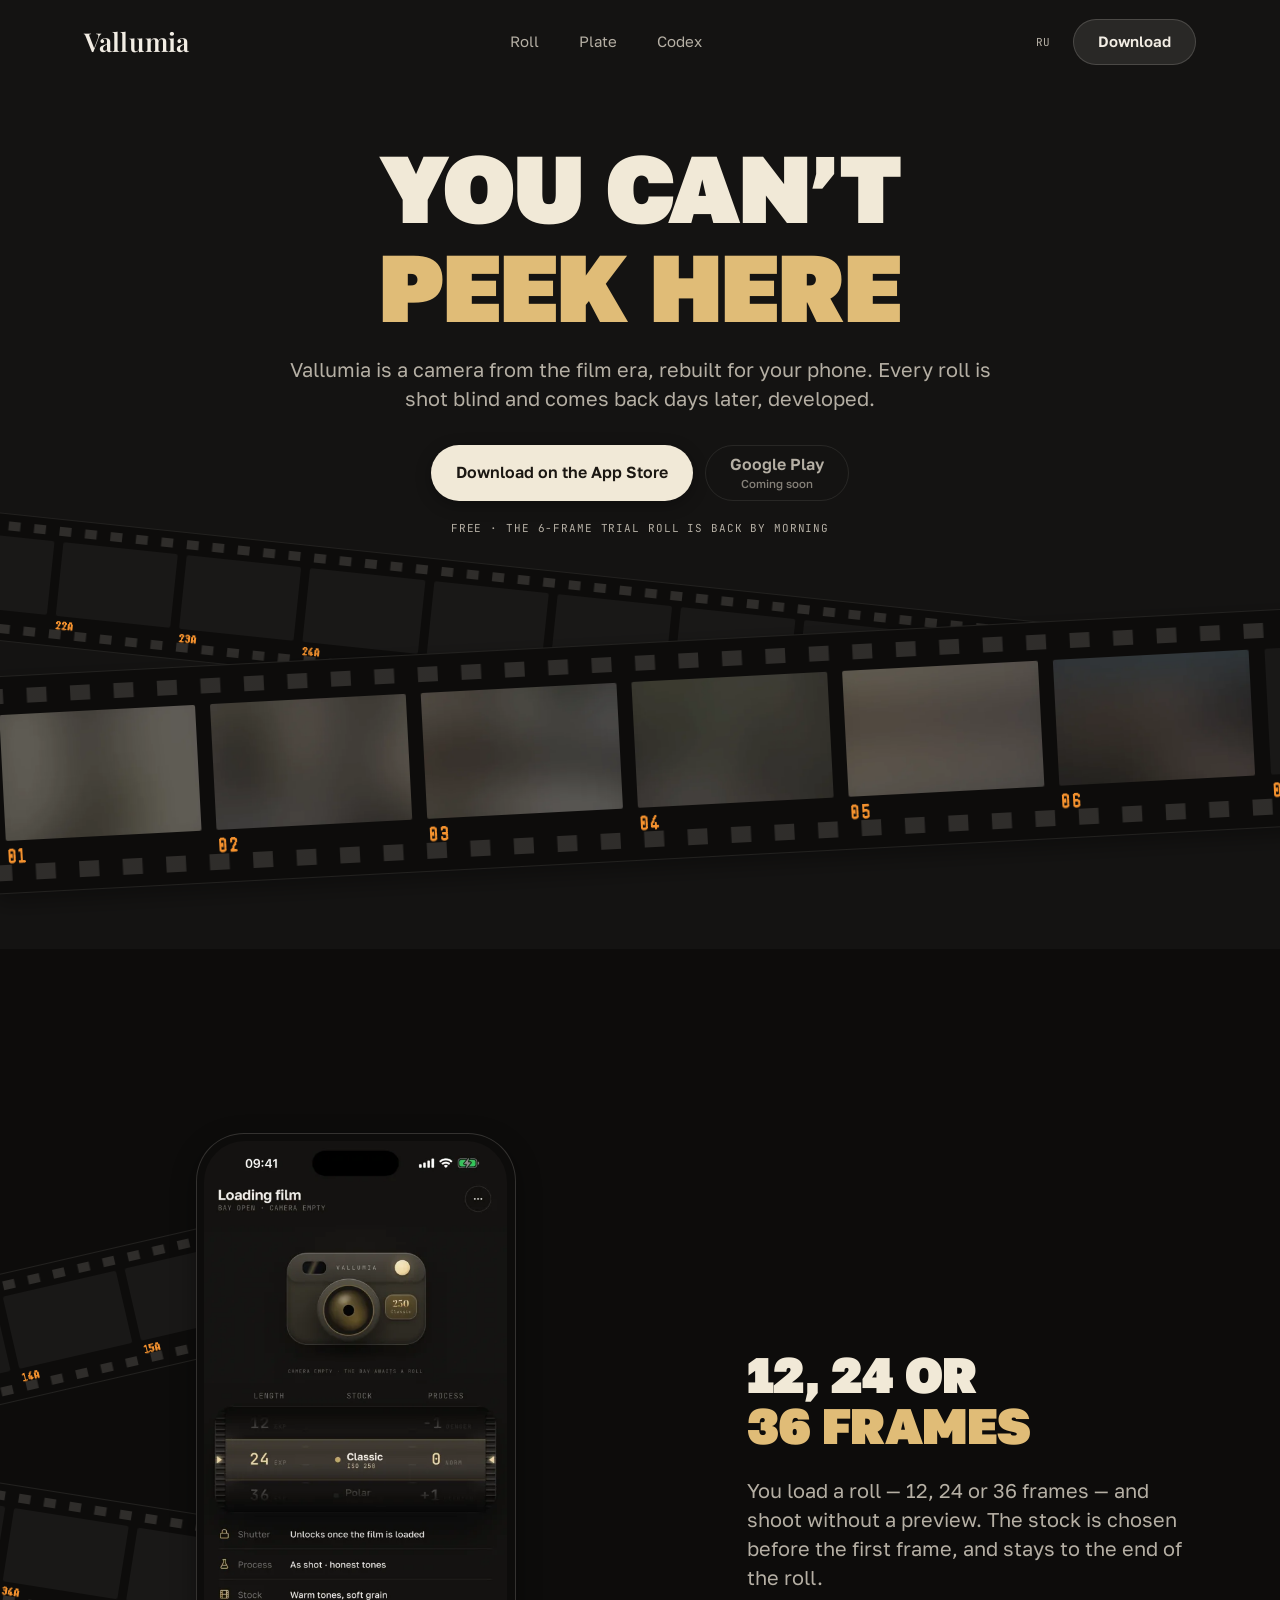
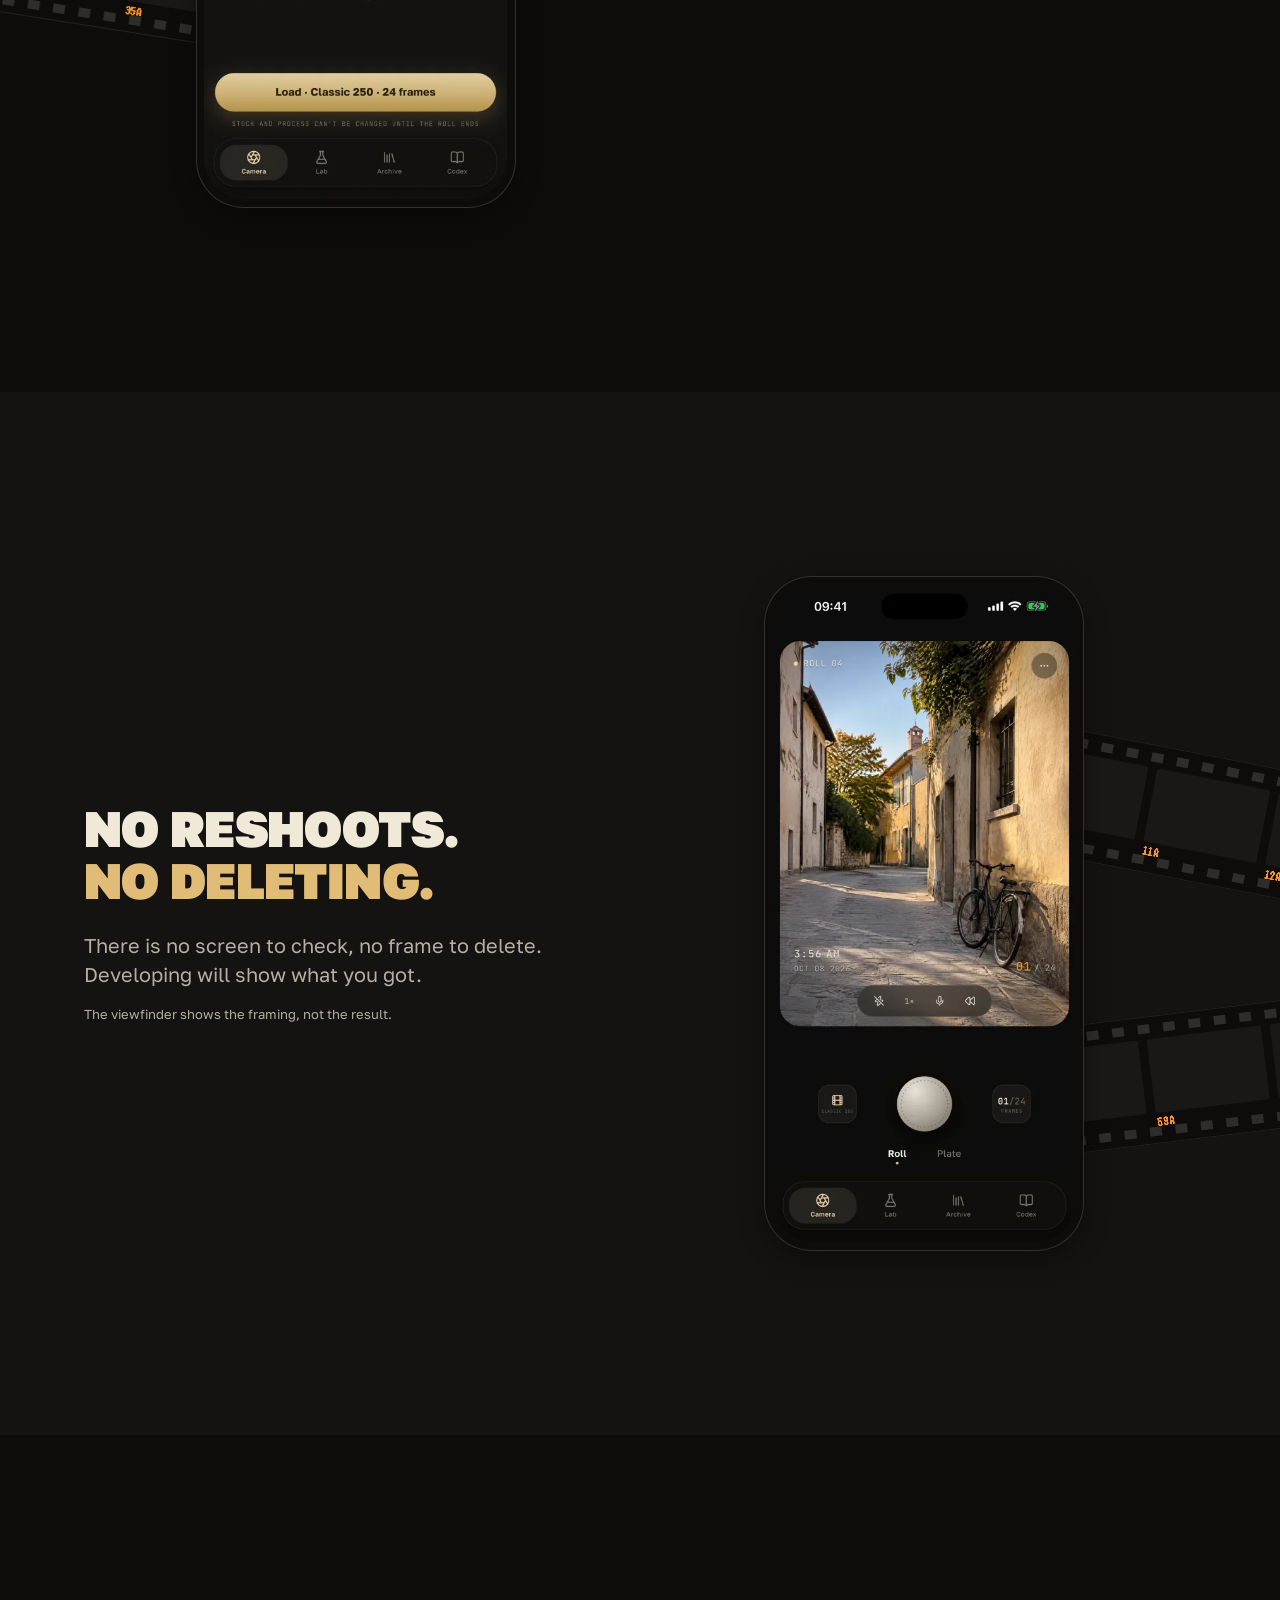
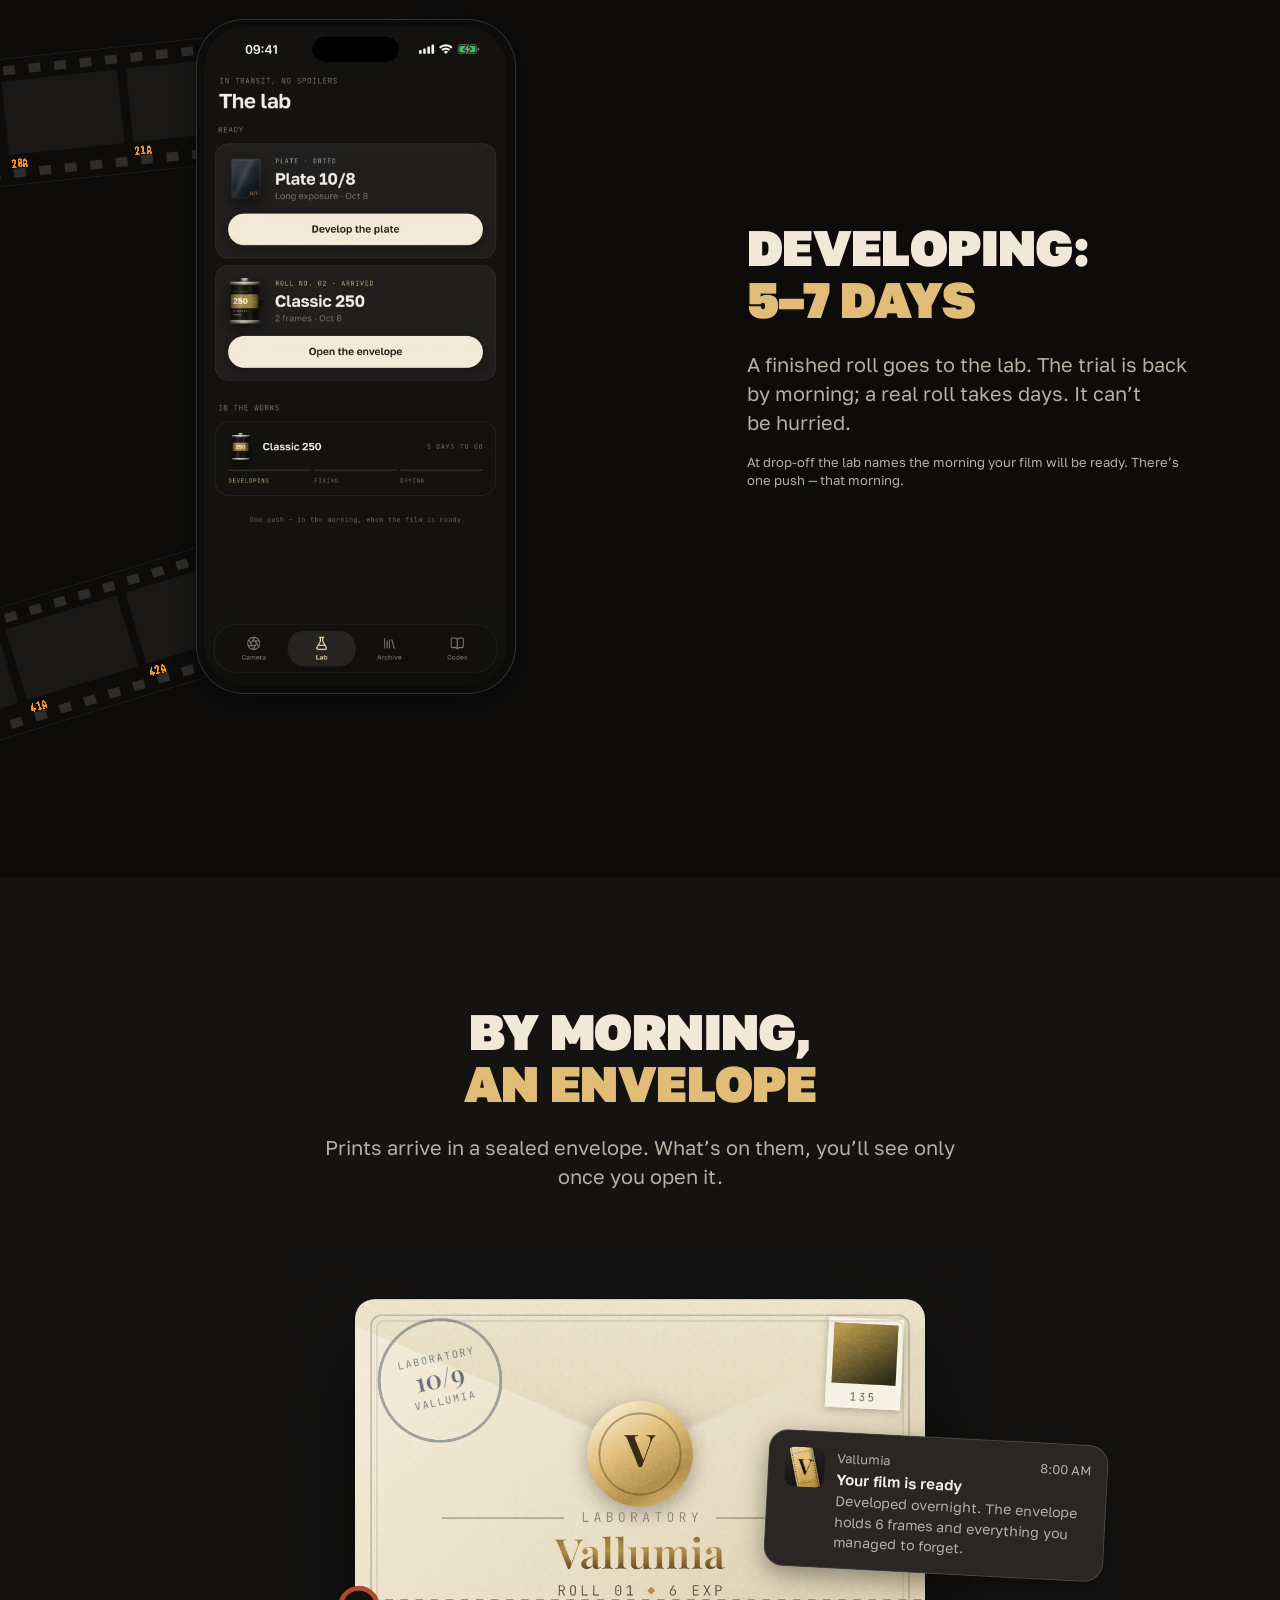
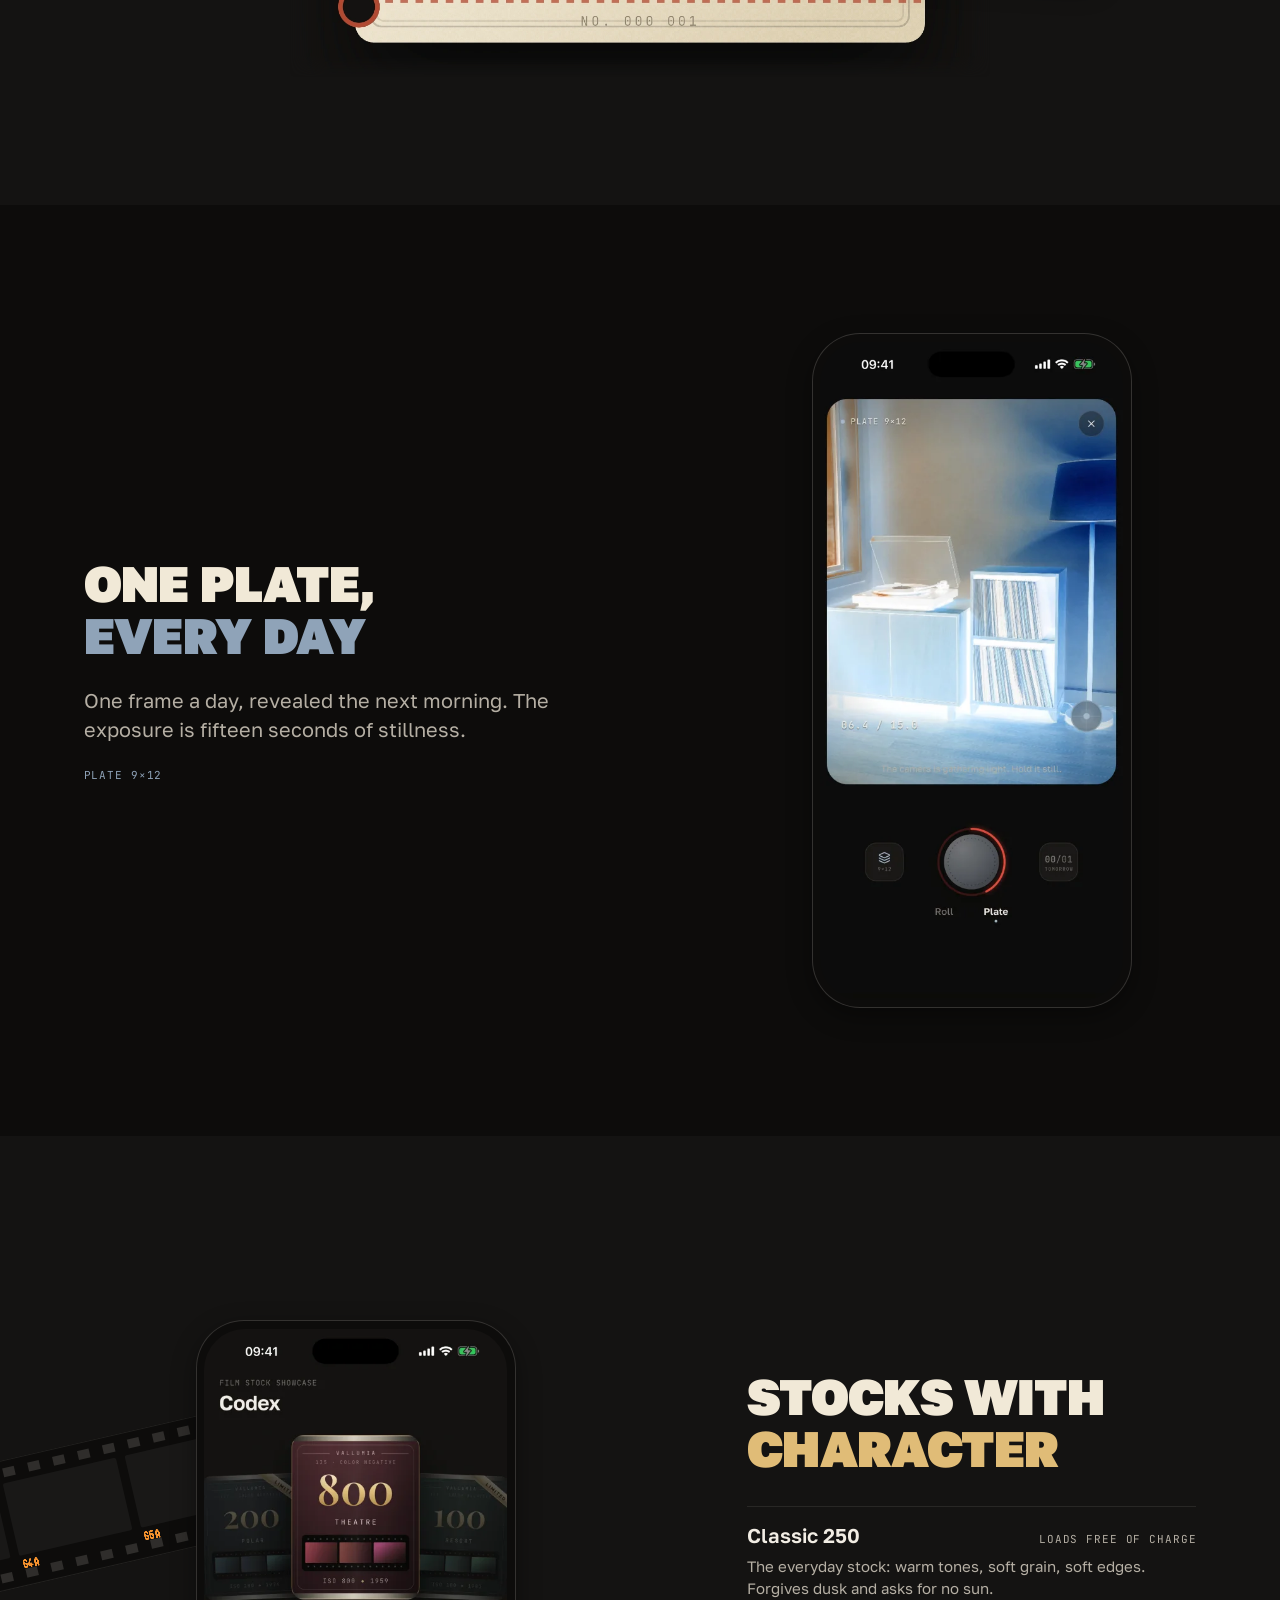
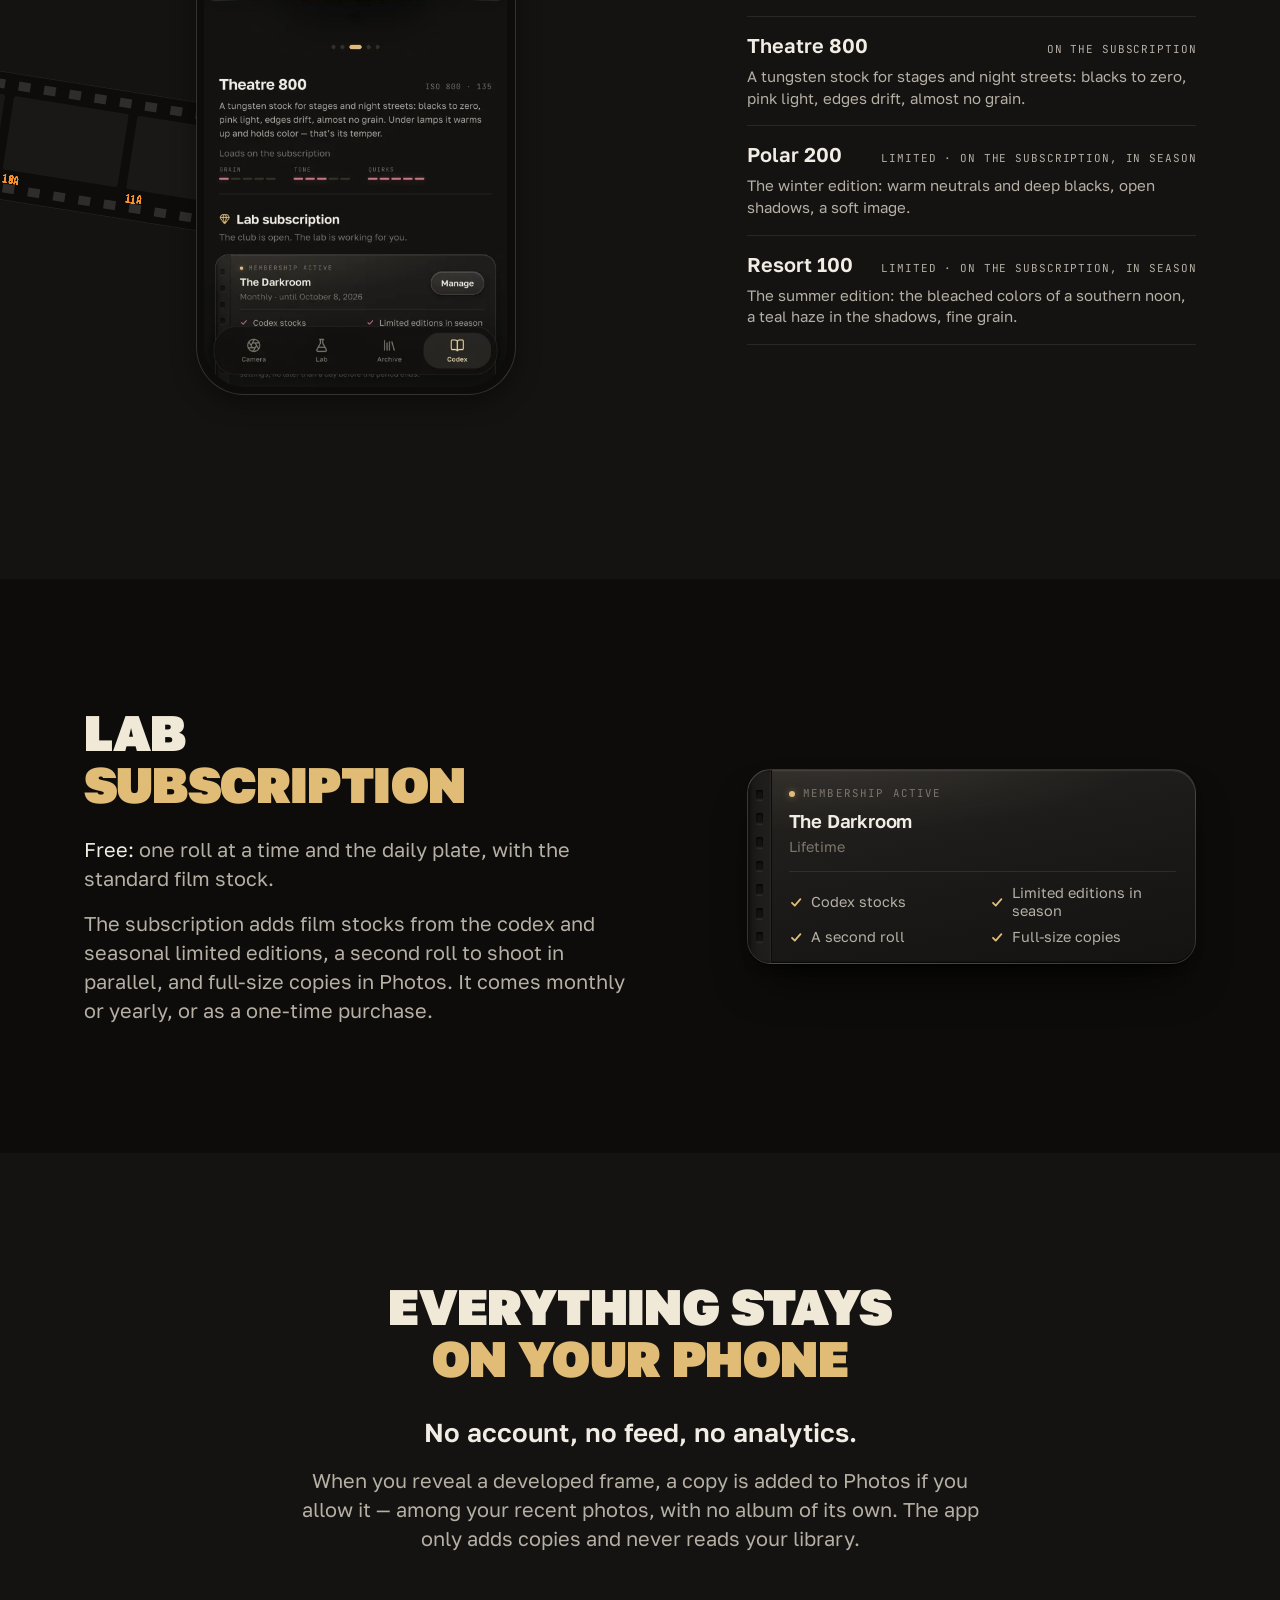
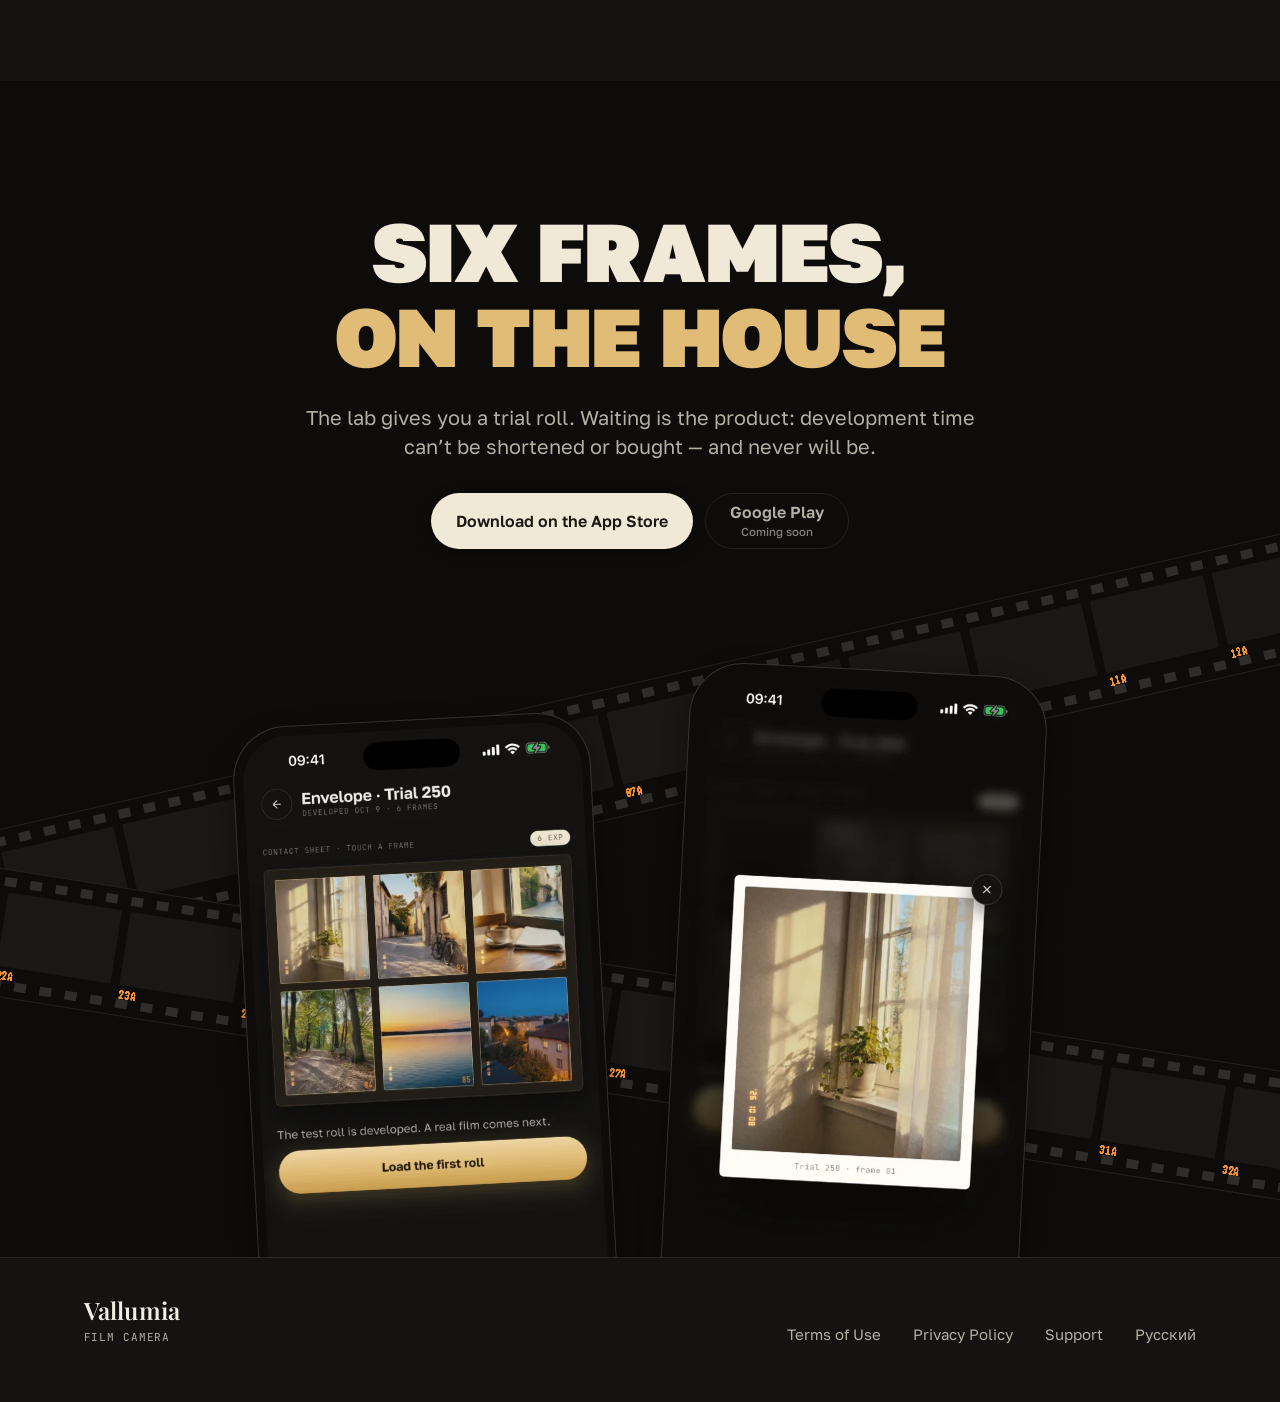
<file: en/index.html>
<!doctype html>
<html lang="en">
<head>
<meta charset="utf-8">
<meta name="viewport" content="width=device-width, initial-scale=1">
<title>Vallumia — a film camera</title>
<meta name="description" content="A camera that makes you wait. Every roll is shot blind and comes back days later, developed.">
<meta name="theme-color" content="#141312">
<meta name="color-scheme" content="dark">
<link rel="canonical" href="https://vallumia.app/en/">
<link rel="alternate" hreflang="ru" href="https://vallumia.app/">
<link rel="alternate" hreflang="en" href="https://vallumia.app/en/">
<link rel="alternate" hreflang="x-default" href="https://vallumia.app/en/">
<meta property="og:type" content="website">
<meta property="og:title" content="Vallumia — a film camera">
<meta property="og:description" content="A camera that makes you wait. Every roll is shot blind and comes back days later, developed.">
<meta property="og:url" content="https://vallumia.app/en/">
<meta property="og:image" content="https://vallumia.app/assets/img/og-en.png">
<meta name="twitter:card" content="summary_large_image">
<link rel="icon" href="../assets/img/icon-64.png" type="image/png">
<link rel="apple-touch-icon" href="../assets/img/icon-180.png">
<link rel="preload" href="../assets/fonts/golos-text.woff2" as="font" type="font/woff2" crossorigin>
<link rel="preload" href="../assets/fonts/handjet-stamp.woff2" as="font" type="font/woff2" crossorigin>
<link rel="stylesheet" href="../assets/css/site.css">
<script src="../assets/js/site.js" defer></script>
</head>
<body>
<a class="skip" href="#main">Skip to content</a>

<!-- Закреплённая шапка: проступает, когда кнопки первого экрана ушли из вида, гаснет у финала (site.js) -->
<div class="topbar" id="topbar" inert>
  <nav class="wrap nav" aria-label="Quick navigation">
    <a class="wordmark nav__mark" href="#top">Vallumia</a>
    <div class="nav__links">
      <a href="#roll">Roll</a>
      <a href="#plate">Plate</a>
      <a href="#codex">Codex</a>
    </div>
    <a class="btn btn--secondary" href="https://apps.apple.com/app/id6813166360" data-android="#download">Download</a>
  </nav>
</div>

<header class="hero" id="top">
  <nav class="wrap nav" aria-label="Page sections">
    <a class="wordmark nav__mark" href="./" aria-current="page">Vallumia</a>
    <div class="nav__links">
      <a href="#roll">Roll</a>
      <a href="#plate">Plate</a>
      <a href="#codex">Codex</a>
    </div>
    <div class="nav__end">
      <a class="nav__lang" href="../" hreflang="ru" lang="ru">RU<span class="vh"> — Русский</span></a>
      <a class="btn btn--secondary" href="https://apps.apple.com/app/id6813166360" data-android="#download">Download</a>
    </div>
  </nav>

  <div class="wrap hero__copy">
    <h1 class="poster"><span>You can’t</span> <em>peek here</em></h1>
    <p class="lead">Vallumia is a camera from the film era, rebuilt for your phone. Every roll is shot blind and comes back days later, developed.</p>
    <div class="cta" id="cta-top">
      <a class="btn btn--primary btn--lg" href="https://apps.apple.com/app/id6813166360">Download on the App&nbsp;Store</a>
      <span class="btn btn--outline btn--lg btn--stack" role="img" aria-label="Google Play — coming soon"><span>Google Play</span><span class="btn__sub">Coming soon</span></span>
    </div>
    <p class="data hero__facts">Free ·&nbsp;the <span class="nw">6-frame</span> trial roll is back by&nbsp;morning</p>
  </div>

  <!-- лента пробы: шесть кадров, которые нельзя рассмотреть -->
  <div class="hero__film" role="img" aria-label="The trial roll: six frames, not yet developed">
    <div class="strip strip--back" aria-hidden="true"><div class="strip__film"><i data-n="21A"></i><i data-n="22A"></i><i data-n="23A"></i><i data-n="24A"></i><i data-n="25A"></i><i data-n="26A"></i><i data-n="27A"></i><i data-n="28A"></i><i data-n="29A"></i><i data-n="30A"></i><i data-n="31A"></i><i data-n="32A"></i><i data-n="33A"></i><i data-n="34A"></i><i data-n="35A"></i><i data-n="36A"></i><i data-n="37A"></i><i data-n="38A"></i><i data-n="39A"></i><i data-n="40A"></i><i data-n="41A"></i><i data-n="42A"></i><i data-n="43A"></i><i data-n="44A"></i><i data-n="45A"></i><i data-n="46A"></i><i data-n="47A"></i><i data-n="48A"></i><i data-n="49A"></i><i data-n="50A"></i><i data-n="51A"></i><i data-n="52A"></i><i data-n="53A"></i><i data-n="54A"></i><i data-n="55A"></i><i data-n="56A"></i><i data-n="57A"></i><i data-n="58A"></i><i data-n="59A"></i><i data-n="60A"></i><i data-n="61A"></i><i data-n="62A"></i><i data-n="63A"></i><i data-n="64A"></i></div></div>
    <div class="strip strip--front" aria-hidden="true"><div class="strip__film"><i class="muddy" data-n="01"><img src="../assets/img/probe-01.webp" width="424" height="274" decoding="async" alt=""></i><i class="muddy" data-n="02"><img src="../assets/img/probe-02.webp" width="424" height="274" decoding="async" alt=""></i><i class="muddy" data-n="03"><img src="../assets/img/probe-03.webp" width="424" height="274" decoding="async" alt=""></i><i class="muddy" data-n="04"><img src="../assets/img/probe-04.webp" width="424" height="274" decoding="async" alt=""></i><i class="muddy" data-n="05"><img src="../assets/img/probe-05.webp" width="424" height="274" decoding="async" alt=""></i><i class="muddy" data-n="06"><img src="../assets/img/probe-06.webp" width="424" height="274" decoding="async" alt=""></i><i data-n="07"></i><i data-n="08"></i><i data-n="09"></i><i data-n="10"></i><i data-n="11"></i><i data-n="12"></i><i data-n="13"></i><i data-n="14"></i><i data-n="15"></i><i data-n="16"></i><i data-n="17"></i><i data-n="18"></i><i data-n="19"></i><i data-n="20"></i><i data-n="21"></i><i data-n="22"></i><i data-n="23"></i><i data-n="24"></i><i data-n="25"></i></div></div>
  </div>
</header>

<main id="main">

  <section class="scene panel band" id="roll">
    <div class="wrap grid grid--text-first">
      <div class="stage stage--a col-object-l">
        <div class="strip" aria-hidden="true"><div class="strip__film"><i data-n="11A"></i><i data-n="12A"></i><i data-n="13A"></i><i data-n="14A"></i><i data-n="15A"></i><i data-n="16A"></i><i data-n="17A"></i><i data-n="18A"></i><i data-n="19A"></i><i data-n="20A"></i><i data-n="21A"></i><i data-n="22A"></i><i data-n="23A"></i><i data-n="24A"></i><i data-n="25A"></i><i data-n="26A"></i><i data-n="27A"></i><i data-n="28A"></i><i data-n="29A"></i><i data-n="30A"></i><i data-n="31A"></i><i data-n="32A"></i><i data-n="33A"></i><i data-n="34A"></i><i data-n="35A"></i><i data-n="36A"></i><i data-n="37A"></i><i data-n="38A"></i><i data-n="39A"></i><i data-n="40A"></i><i data-n="41A"></i><i data-n="42A"></i><i data-n="43A"></i><i data-n="44A"></i><i data-n="45A"></i><i data-n="46A"></i><i data-n="47A"></i><i data-n="48A"></i><i data-n="49A"></i><i data-n="50A"></i><i data-n="51A"></i><i data-n="52A"></i><i data-n="53A"></i><i data-n="54A"></i><i data-n="55A"></i><i data-n="56A"></i><i data-n="57A"></i><i data-n="58A"></i></div></div>
        <div class="strip" aria-hidden="true"><div class="strip__film"><i data-n="31A"></i><i data-n="32A"></i><i data-n="33A"></i><i data-n="34A"></i><i data-n="35A"></i><i data-n="36A"></i><i data-n="37A"></i><i data-n="38A"></i><i data-n="39A"></i><i data-n="40A"></i><i data-n="41A"></i><i data-n="42A"></i><i data-n="43A"></i><i data-n="44A"></i><i data-n="45A"></i><i data-n="46A"></i><i data-n="47A"></i><i data-n="48A"></i><i data-n="49A"></i><i data-n="50A"></i><i data-n="51A"></i><i data-n="52A"></i><i data-n="53A"></i><i data-n="54A"></i><i data-n="55A"></i><i data-n="56A"></i><i data-n="57A"></i><i data-n="58A"></i><i data-n="59A"></i><i data-n="60A"></i><i data-n="61A"></i><i data-n="62A"></i><i data-n="63A"></i><i data-n="64A"></i><i data-n="65A"></i><i data-n="66A"></i><i data-n="67A"></i><i data-n="68A"></i><i data-n="69A"></i><i data-n="70A"></i><i data-n="71A"></i><i data-n="72A"></i><i data-n="73A"></i><i data-n="74A"></i><i data-n="75A"></i><i data-n="76A"></i><i data-n="77A"></i><i data-n="78A"></i></div></div>
        <figure class="phone"><span class="phone__screen"><img src="../assets/img/screen-03-load-en-780.webp" srcset="../assets/img/screen-03-load-en-480.webp 480w, ../assets/img/screen-03-load-en-780.webp 780w, ../assets/img/screen-03-load-en-1080.webp 1080w" sizes="(min-width: 900px) min(24vw, 346px), min(65vw, 276px)" width="780" height="1695" loading="lazy" decoding="async" alt="The loading screen: a camera, drums for frame count, stock and process, and the button “Load · Classic 250 · 24 frames”"></span></figure>
      </div>
      <div class="col-text-r">
        <h2 class="poster"><span>12, 24 or</span> <em>36&nbsp;frames</em></h2>
        <p class="lead">You load a roll&nbsp;— 12, 24 or 36&nbsp;frames&nbsp;— and shoot without a preview. The stock is chosen before the first frame, and stays to the end of the roll.</p>
      </div>
    </div>
  </section>

  <section class="scene panel" id="blind">
    <div class="wrap grid">
      <div class="col-text-l">
        <h2 class="poster"><span>No reshoots.</span> <em>No deleting.</em></h2>
        <p class="lead">There is no screen to check, no frame to delete. Developing will show what you got.</p>
        <p class="caption">The viewfinder shows the framing, not the result.</p>
      </div>
      <div class="stage stage--b col-object-r">
        <div class="strip" aria-hidden="true"><div class="strip__film"><i data-n="04A"></i><i data-n="05A"></i><i data-n="06A"></i><i data-n="07A"></i><i data-n="08A"></i><i data-n="09A"></i><i data-n="10A"></i><i data-n="11A"></i><i data-n="12A"></i><i data-n="13A"></i><i data-n="14A"></i><i data-n="15A"></i><i data-n="16A"></i><i data-n="17A"></i><i data-n="18A"></i><i data-n="19A"></i><i data-n="20A"></i><i data-n="21A"></i><i data-n="22A"></i><i data-n="23A"></i><i data-n="24A"></i><i data-n="25A"></i><i data-n="26A"></i><i data-n="27A"></i><i data-n="28A"></i><i data-n="29A"></i><i data-n="30A"></i><i data-n="31A"></i><i data-n="32A"></i><i data-n="33A"></i><i data-n="34A"></i><i data-n="35A"></i><i data-n="36A"></i><i data-n="37A"></i><i data-n="38A"></i><i data-n="39A"></i><i data-n="40A"></i><i data-n="41A"></i><i data-n="42A"></i><i data-n="43A"></i><i data-n="44A"></i><i data-n="45A"></i><i data-n="46A"></i><i data-n="47A"></i><i data-n="48A"></i><i data-n="49A"></i><i data-n="50A"></i><i data-n="51A"></i></div></div>
        <div class="strip" aria-hidden="true"><div class="strip__film"><i data-n="52A"></i><i data-n="53A"></i><i data-n="54A"></i><i data-n="55A"></i><i data-n="56A"></i><i data-n="57A"></i><i data-n="58A"></i><i data-n="59A"></i><i data-n="60A"></i><i data-n="61A"></i><i data-n="62A"></i><i data-n="63A"></i><i data-n="64A"></i><i data-n="65A"></i><i data-n="66A"></i><i data-n="67A"></i><i data-n="68A"></i><i data-n="69A"></i><i data-n="70A"></i><i data-n="71A"></i><i data-n="72A"></i><i data-n="73A"></i><i data-n="74A"></i><i data-n="75A"></i><i data-n="76A"></i><i data-n="77A"></i><i data-n="78A"></i><i data-n="79A"></i><i data-n="80A"></i><i data-n="81A"></i><i data-n="82A"></i><i data-n="83A"></i><i data-n="84A"></i><i data-n="85A"></i><i data-n="86A"></i><i data-n="87A"></i><i data-n="88A"></i><i data-n="89A"></i><i data-n="90A"></i><i data-n="91A"></i><i data-n="92A"></i><i data-n="93A"></i><i data-n="94A"></i><i data-n="95A"></i><i data-n="96A"></i><i data-n="97A"></i><i data-n="98A"></i><i data-n="99A"></i></div></div>
        <figure class="phone"><span class="phone__screen"><img src="../assets/img/screen-01-roll-viewfinder-en-780.webp" srcset="../assets/img/screen-01-roll-viewfinder-en-480.webp 480w, ../assets/img/screen-01-roll-viewfinder-en-780.webp 780w, ../assets/img/screen-01-roll-viewfinder-en-1080.webp 1080w" sizes="(min-width: 900px) min(24vw, 346px), min(65vw, 276px)" width="780" height="1695" loading="lazy" decoding="async" alt="The camera screen: the roll’s viewfinder, frame counter at 01 of 24, the shutter"></span></figure>
      </div>
    </div>
  </section>

  <section class="scene panel band" id="lab">
    <div class="wrap grid grid--text-first">
      <div class="stage stage--c col-object-l">
        <div class="strip" aria-hidden="true"><div class="strip__film"><i data-n="17A"></i><i data-n="18A"></i><i data-n="19A"></i><i data-n="20A"></i><i data-n="21A"></i><i data-n="22A"></i><i data-n="23A"></i><i data-n="24A"></i><i data-n="25A"></i><i data-n="26A"></i><i data-n="27A"></i><i data-n="28A"></i><i data-n="29A"></i><i data-n="30A"></i><i data-n="31A"></i><i data-n="32A"></i><i data-n="33A"></i><i data-n="34A"></i><i data-n="35A"></i><i data-n="36A"></i><i data-n="37A"></i><i data-n="38A"></i><i data-n="39A"></i><i data-n="40A"></i><i data-n="41A"></i><i data-n="42A"></i><i data-n="43A"></i><i data-n="44A"></i><i data-n="45A"></i><i data-n="46A"></i><i data-n="47A"></i><i data-n="48A"></i><i data-n="49A"></i><i data-n="50A"></i><i data-n="51A"></i><i data-n="52A"></i><i data-n="53A"></i><i data-n="54A"></i><i data-n="55A"></i><i data-n="56A"></i><i data-n="57A"></i><i data-n="58A"></i><i data-n="59A"></i><i data-n="60A"></i><i data-n="61A"></i><i data-n="62A"></i><i data-n="63A"></i><i data-n="64A"></i></div></div>
        <div class="strip" aria-hidden="true"><div class="strip__film"><i data-n="38A"></i><i data-n="39A"></i><i data-n="40A"></i><i data-n="41A"></i><i data-n="42A"></i><i data-n="43A"></i><i data-n="44A"></i><i data-n="45A"></i><i data-n="46A"></i><i data-n="47A"></i><i data-n="48A"></i><i data-n="49A"></i><i data-n="50A"></i><i data-n="51A"></i><i data-n="52A"></i><i data-n="53A"></i><i data-n="54A"></i><i data-n="55A"></i><i data-n="56A"></i><i data-n="57A"></i><i data-n="58A"></i><i data-n="59A"></i><i data-n="60A"></i><i data-n="61A"></i><i data-n="62A"></i><i data-n="63A"></i><i data-n="64A"></i><i data-n="65A"></i><i data-n="66A"></i><i data-n="67A"></i><i data-n="68A"></i><i data-n="69A"></i><i data-n="70A"></i><i data-n="71A"></i><i data-n="72A"></i><i data-n="73A"></i><i data-n="74A"></i><i data-n="75A"></i><i data-n="76A"></i><i data-n="77A"></i><i data-n="78A"></i><i data-n="79A"></i><i data-n="80A"></i><i data-n="81A"></i><i data-n="82A"></i><i data-n="83A"></i><i data-n="84A"></i><i data-n="85A"></i></div></div>
        <figure class="phone"><span class="phone__screen"><img src="../assets/img/screen-05-lab-en-780.webp" srcset="../assets/img/screen-05-lab-en-480.webp 480w, ../assets/img/screen-05-lab-en-780.webp 780w, ../assets/img/screen-05-lab-en-1080.webp 1080w" sizes="(min-width: 900px) min(24vw, 346px), min(65vw, 276px)" width="780" height="1695" loading="lazy" decoding="async" alt="The lab screen: a dried plate, a roll that has arrived with the button “Open the envelope”, and a roll in progress — 5 more days"></span></figure>
      </div>
      <div class="col-text-r">
        <h2 class="poster"><span>Developing:</span> <em>5–7&nbsp;days</em></h2>
        <p class="lead">A finished roll goes to the lab. The trial is back by morning; a real roll takes days. It can’t be hurried.</p>
        <p class="caption">At drop-off the lab names the morning your film will be ready. There’s one push&nbsp;— that morning.</p>
      </div>
    </div>
  </section>

  <!-- конверт проступает из темноты, плашка пуша — следом (site.js, data-reveal="envelope") -->
  <section class="scene env" id="envelope">
    <div class="wrap">
      <h2 class="poster"><span>By morning,</span> <em>an envelope</em></h2>
      <p class="lead">Prints arrive in a sealed envelope. What’s on them, you’ll see only once you open it.</p>
      <div class="env__stage" data-reveal="envelope">
        <img class="env__img" src="../assets/img/envelope-en-1280.webp" srcset="../assets/img/envelope-en-640.webp 640w, ../assets/img/envelope-en-1280.webp 1280w" sizes="(min-width: 780px) 700px, 90vw" width="1280" height="772" loading="lazy" decoding="async" alt="A sealed Vallumia lab envelope with a tear thread">
        <aside class="push" aria-label="The app’s only push notification">
          <img src="../assets/img/icon-120.webp" width="40" height="40" loading="lazy" decoding="async" alt="">
          <div>
            <div class="push__top"><span>Vallumia</span><span>8:00 AM</span></div>
            <strong>Your film is ready</strong>
            <p>Developed overnight. The envelope holds 6&nbsp;frames and everything you managed to forget.</p>
          </div>
        </aside>
      </div>
    </div>
  </section>

  <section class="scene panel band plate" id="plate">
    <div class="wrap grid">
      <div class="col-text-l">
        <h2 class="poster poster--steel"><span>One plate,</span> <em>every day</em></h2>
        <p class="lead">One frame a day, revealed the next morning. The exposure is fifteen seconds of stillness.</p>
        <p class="data plate__data">Plate 9×12</p>
      </div>
      <div class="plate__obj col-object-r">
        <figure class="phone"><span class="phone__screen"><img src="../assets/img/screen-09-plate-en-780.webp" srcset="../assets/img/screen-09-plate-en-480.webp 480w, ../assets/img/screen-09-plate-en-780.webp 780w, ../assets/img/screen-09-plate-en-1080.webp 1080w" sizes="(min-width: 900px) min(24vw, 346px), min(65vw, 276px)" width="780" height="1695" loading="lazy" decoding="async" alt="The plate exposure screen: a negative in the window — a room with a record player and a floor lamp, seconds counting toward fifteen, the exposure ring around the shutter"></span></figure>
      </div>
    </div>
  </section>

  <section class="scene panel" id="codex">
    <div class="wrap grid grid--text-first">
      <div class="stage stage--a col-object-l">
        <div class="strip" aria-hidden="true"><div class="strip__film"><i data-n="61A"></i><i data-n="62A"></i><i data-n="63A"></i><i data-n="64A"></i><i data-n="65A"></i><i data-n="66A"></i><i data-n="67A"></i><i data-n="68A"></i><i data-n="69A"></i><i data-n="70A"></i><i data-n="71A"></i><i data-n="72A"></i><i data-n="73A"></i><i data-n="74A"></i><i data-n="75A"></i><i data-n="76A"></i><i data-n="77A"></i><i data-n="78A"></i><i data-n="79A"></i><i data-n="80A"></i><i data-n="81A"></i><i data-n="82A"></i><i data-n="83A"></i><i data-n="84A"></i><i data-n="85A"></i><i data-n="86A"></i><i data-n="87A"></i><i data-n="88A"></i><i data-n="89A"></i><i data-n="90A"></i><i data-n="91A"></i><i data-n="92A"></i><i data-n="93A"></i><i data-n="94A"></i><i data-n="95A"></i><i data-n="96A"></i><i data-n="97A"></i><i data-n="98A"></i><i data-n="99A"></i><i data-n="01A"></i><i data-n="02A"></i><i data-n="03A"></i><i data-n="04A"></i><i data-n="05A"></i><i data-n="06A"></i><i data-n="07A"></i><i data-n="08A"></i><i data-n="09A"></i></div></div>
        <div class="strip" aria-hidden="true"><div class="strip__film"><i data-n="07A"></i><i data-n="08A"></i><i data-n="09A"></i><i data-n="10A"></i><i data-n="11A"></i><i data-n="12A"></i><i data-n="13A"></i><i data-n="14A"></i><i data-n="15A"></i><i data-n="16A"></i><i data-n="17A"></i><i data-n="18A"></i><i data-n="19A"></i><i data-n="20A"></i><i data-n="21A"></i><i data-n="22A"></i><i data-n="23A"></i><i data-n="24A"></i><i data-n="25A"></i><i data-n="26A"></i><i data-n="27A"></i><i data-n="28A"></i><i data-n="29A"></i><i data-n="30A"></i><i data-n="31A"></i><i data-n="32A"></i><i data-n="33A"></i><i data-n="34A"></i><i data-n="35A"></i><i data-n="36A"></i><i data-n="37A"></i><i data-n="38A"></i><i data-n="39A"></i><i data-n="40A"></i><i data-n="41A"></i><i data-n="42A"></i><i data-n="43A"></i><i data-n="44A"></i><i data-n="45A"></i><i data-n="46A"></i><i data-n="47A"></i><i data-n="48A"></i><i data-n="49A"></i><i data-n="50A"></i><i data-n="51A"></i><i data-n="52A"></i><i data-n="53A"></i><i data-n="54A"></i></div></div>
        <figure class="phone"><span class="phone__screen"><img src="../assets/img/screen-08-codex-en-780.webp" srcset="../assets/img/screen-08-codex-en-480.webp 480w, ../assets/img/screen-08-codex-en-780.webp 780w, ../assets/img/screen-08-codex-en-1080.webp 1080w" sizes="(min-width: 900px) min(24vw, 346px), min(65vw, 276px)" width="780" height="1695" loading="lazy" decoding="async" alt="The codex screen: a shelf of film stocks with Theatre 800 selected, the lab subscription below"></span></figure>
      </div>
      <div class="col-text-r">
        <h2 class="poster"><span>Stocks with</span> <em>character</em></h2>
        <div class="marks">
          <article><div class="marks__head"><h3>Classic&nbsp;250</h3><span class="data">Loads free of charge</span></div><p>The everyday stock: warm tones, soft grain, soft edges. Forgives dusk and asks for no sun.</p></article>
          <article><div class="marks__head"><h3>Theatre&nbsp;800</h3><span class="data">On the subscription</span></div><p>A tungsten stock for stages and night streets: blacks to zero, pink light, edges drift, almost no grain.</p></article>
          <article><div class="marks__head"><h3>Polar&nbsp;200</h3><span class="data">Limited ·&nbsp;on the subscription, in&nbsp;season</span></div><p>The winter edition: warm neutrals and deep blacks, open shadows, a soft image.</p></article>
          <article><div class="marks__head"><h3>Resort&nbsp;100</h3><span class="data">Limited ·&nbsp;on the subscription, in&nbsp;season</span></div><p>The summer edition: the bleached colors of a southern noon, a teal haze in the shadows, fine grain.</p></article>
        </div>
      </div>
    </div>
  </section>

  <section class="scene panel band" id="plan">
    <div class="wrap grid">
      <div class="col-text-l">
        <h2 class="poster"><span>Lab</span> <em>subscription</em></h2>
        <p class="lead"><strong>Free:</strong> one roll at a time and the daily plate, with the standard film stock.</p>
        <p class="lead">The subscription adds film stocks from the codex and seasonal limited editions, a second roll to shoot in parallel, and <span class="nw">full-size</span> copies in Photos. It comes monthly or yearly, or as a <span class="nw">one-time</span> purchase.</p>
      </div>
      <div class="plan__card col-object-r">
        <!-- Карта абонемента системы (components/film/MembershipCard.jsx, код — DkMembershipCard) статикой -->
        <div class="mcard" role="img" aria-label="The Darkroom membership card, lifetime: codex stocks, limited editions in season, a second roll, full-size copies">
          <div class="mcard__holes" aria-hidden="true"><i></i><i></i><i></i><i></i><i></i><i></i><i></i></div>
          <div class="mcard__body" aria-hidden="true">
            <div class="mcard__seal"><i></i>Membership active</div>
            <div class="mcard__title">The Darkroom</div>
            <div class="mcard__meta">Lifetime</div>
            <ul class="mcard__perks">
              <li><svg viewBox="0 0 12 12" width="12" height="12" fill="none" aria-hidden="true"><path d="M2.5 6.5l2.3 2.3L9.5 3.5" stroke="currentColor" stroke-width="1.5" stroke-linecap="round" stroke-linejoin="round"/></svg>Codex stocks</li>
              <li><svg viewBox="0 0 12 12" width="12" height="12" fill="none" aria-hidden="true"><path d="M2.5 6.5l2.3 2.3L9.5 3.5" stroke="currentColor" stroke-width="1.5" stroke-linecap="round" stroke-linejoin="round"/></svg>Limited editions in season</li>
              <li><svg viewBox="0 0 12 12" width="12" height="12" fill="none" aria-hidden="true"><path d="M2.5 6.5l2.3 2.3L9.5 3.5" stroke="currentColor" stroke-width="1.5" stroke-linecap="round" stroke-linejoin="round"/></svg>A second roll</li>
              <li><svg viewBox="0 0 12 12" width="12" height="12" fill="none" aria-hidden="true"><path d="M2.5 6.5l2.3 2.3L9.5 3.5" stroke="currentColor" stroke-width="1.5" stroke-linecap="round" stroke-linejoin="round"/></svg>Full-size copies</li>
            </ul>
          </div>
        </div>
      </div>
    </div>
  </section>

  <section class="scene quiet" id="privacy">
    <div class="wrap">
      <h2 class="poster"><span>Everything stays</span> <em>on your phone</em></h2>
      <p class="statement">No account, no feed, no analytics.</p>
      <p class="lead">When you reveal a developed frame, a copy is added to Photos if you allow it&nbsp;— among your recent photos, with no album of its own. The app only adds copies and never reads your library.</p>
    </div>
  </section>

  <section class="scene final band" id="download">
    <div class="wrap">
      <h2 class="poster"><span>Six frames,</span> <em>on the house</em></h2>
      <p class="lead">The lab gives you a trial roll. Waiting is the product: development time can’t be shortened or bought&nbsp;— and never will be.</p>
      <div class="cta" id="cta-bottom">
        <a class="btn btn--primary btn--lg" href="https://apps.apple.com/app/id6813166360">Download on the App&nbsp;Store</a>
      <span class="btn btn--outline btn--lg btn--stack" role="img" aria-label="Google Play — coming soon"><span>Google Play</span><span class="btn__sub">Coming soon</span></span>
      </div>
      <div class="stage stage--final">
        <div class="strip" aria-hidden="true"><div class="strip__film"><i data-n="01A"></i><i data-n="02A"></i><i data-n="03A"></i><i data-n="04A"></i><i data-n="05A"></i><i data-n="06A"></i><i data-n="07A"></i><i data-n="08A"></i><i data-n="09A"></i><i data-n="10A"></i><i data-n="11A"></i><i data-n="12A"></i><i data-n="13A"></i><i data-n="14A"></i><i data-n="15A"></i><i data-n="16A"></i><i data-n="17A"></i><i data-n="18A"></i><i data-n="19A"></i><i data-n="20A"></i><i data-n="21A"></i><i data-n="22A"></i><i data-n="23A"></i><i data-n="24A"></i><i data-n="25A"></i><i data-n="26A"></i><i data-n="27A"></i><i data-n="28A"></i><i data-n="29A"></i><i data-n="30A"></i><i data-n="31A"></i><i data-n="32A"></i><i data-n="33A"></i><i data-n="34A"></i><i data-n="35A"></i><i data-n="36A"></i><i data-n="37A"></i><i data-n="38A"></i><i data-n="39A"></i><i data-n="40A"></i><i data-n="41A"></i><i data-n="42A"></i><i data-n="43A"></i><i data-n="44A"></i><i data-n="45A"></i><i data-n="46A"></i><i data-n="47A"></i><i data-n="48A"></i><i data-n="49A"></i><i data-n="50A"></i><i data-n="51A"></i><i data-n="52A"></i></div></div>
        <div class="strip" aria-hidden="true"><div class="strip__film"><i data-n="21A"></i><i data-n="22A"></i><i data-n="23A"></i><i data-n="24A"></i><i data-n="25A"></i><i data-n="26A"></i><i data-n="27A"></i><i data-n="28A"></i><i data-n="29A"></i><i data-n="30A"></i><i data-n="31A"></i><i data-n="32A"></i><i data-n="33A"></i><i data-n="34A"></i><i data-n="35A"></i><i data-n="36A"></i><i data-n="37A"></i><i data-n="38A"></i><i data-n="39A"></i><i data-n="40A"></i><i data-n="41A"></i><i data-n="42A"></i><i data-n="43A"></i><i data-n="44A"></i><i data-n="45A"></i><i data-n="46A"></i><i data-n="47A"></i><i data-n="48A"></i><i data-n="49A"></i><i data-n="50A"></i><i data-n="51A"></i><i data-n="52A"></i><i data-n="53A"></i><i data-n="54A"></i><i data-n="55A"></i><i data-n="56A"></i><i data-n="57A"></i><i data-n="58A"></i><i data-n="59A"></i><i data-n="60A"></i><i data-n="61A"></i><i data-n="62A"></i><i data-n="63A"></i><i data-n="64A"></i><i data-n="65A"></i><i data-n="66A"></i><i data-n="67A"></i><i data-n="68A"></i><i data-n="69A"></i><i data-n="70A"></i><i data-n="71A"></i><i data-n="72A"></i></div></div>
        <div class="duo">
          <figure class="phone"><span class="phone__screen"><img src="../assets/img/screen-02-contact-en-780.webp" srcset="../assets/img/screen-02-contact-en-480.webp 480w, ../assets/img/screen-02-contact-en-780.webp 780w, ../assets/img/screen-02-contact-en-1080.webp 1080w" sizes="(min-width: 900px) min(27vw, 381px), min(72vw, 286px)" width="780" height="1695" loading="lazy" decoding="async" alt="The opened contact sheet of the trial roll: six developed frames"></span></figure>
          <!-- кадр 01: один раз проступает из мути в резкость (site.js, data-reveal="develop") -->
          <figure class="phone phone--develop" data-reveal="develop"><span class="phone__screen"><img src="../assets/img/screen-07-frame-en-780.webp" srcset="../assets/img/screen-07-frame-en-480.webp 480w, ../assets/img/screen-07-frame-en-780.webp 780w, ../assets/img/screen-07-frame-en-1080.webp 1080w" sizes="(min-width: 900px) min(27vw, 381px), min(72vw, 286px)" width="780" height="1695" loading="lazy" decoding="async" alt="A revealed frame: the print “Trial 250 · frame 01” — a window with a plant in sunlight"><i class="phone__print" data-reveal-target aria-hidden="true"><img class="phone__mud" src="../assets/img/print-mud-en.webp" width="514" height="592" loading="lazy" decoding="async" alt=""><img class="phone__soft" src="../assets/img/print-soft-en.webp" width="514" height="592" loading="lazy" decoding="async" alt=""></i></span></figure>
        </div>
      </div>
    </div>
  </section>

</main>

<footer class="footer">
  <div class="wrap footer__in">
    <div>
      <span class="wordmark footer__mark">Vallumia</span>
      <span class="data">Film camera</span>
    </div>
    <nav class="footer__links" aria-label="Legal pages and language">
      <a href="https://egorpashetnev97.github.io/vallumia-legal/terms/">Terms of Use</a>
      <a href="https://egorpashetnev97.github.io/vallumia-legal/privacy/">Privacy Policy</a>
      <a href="https://egorpashetnev97.github.io/vallumia-legal/support/">Support</a>
      <a href="../" hreflang="ru" lang="ru">Русский</a>
    </nav>
  </div>
</footer>

</body>
</html>
</file>
<file: assets/css/site.css>
/* Vallumia — лэндинг. Вид «Афиша» (принят в Д2): заголовки Golos Text 900 капсом в две
   краски, телефоны на косых лентах 35-мм плёнки.
   Значения — токены «Vallumia Design System v2» (артефакт, версия 16) и DkMotion кода;
   при расхождении прав код приложения (lib/core/ui_kit/v2).
   Сверх системы — только то, чего у телефона нет: сетка страницы и крупные кегли, вес 900 и
   капс заголовков (прецедент — обёртки витрины стора), лента плёнки, плашка пуша, корпус
   телефона, поворот предметов, полосы фона dark-0, закреплённая шапка, ховер. */

/* ---------- шрифты: файлы приложения (OFL), подмножеством — tools/fonts.py ---------- */
@font-face { font-family: 'Golos Text'; src: url(../fonts/golos-text.woff2) format('woff2'); font-weight: 400 900; font-display: swap; }
@font-face { font-family: 'JetBrains Mono'; src: url(../fonts/jetbrains-mono.woff2) format('woff2'); font-weight: 400 500; font-display: swap; }
@font-face { font-family: 'Playfair Display'; src: url(../fonts/playfair-wordmark.woff2) format('woff2'); font-weight: 600; font-display: swap; }
@font-face { font-family: 'Handjet'; src: url(../fonts/handjet-stamp.woff2) format('woff2'); font-weight: 500; font-display: swap; }

/* ---------- токены системы ---------- */
:root {
  color-scheme: dark;
  --dark-0: #0d0c0b; --dark-1: #141312; --dark-2: #1a1918; --dark-3: #211f1d; --dark-4: #292623; --dark-5: #353128;
  --glass-1: rgba(255, 248, 238, .05); --glass-2: rgba(255, 248, 238, .09); --glass-3: rgba(255, 248, 238, .14);
  --paper-0: #f4edde;
  --amber-300: #edd5a3; --amber-400: #e0bc77;
  --cream: #f1e9d7; --cream-on: #1b1712;
  --stamp: #f5922e;
  --info: #8fa3b8;
  --fg-1: #f2ede4; --fg-2: #b5afa4; --fg-3: #7c766c;
  --border-dark: rgba(242, 237, 228, .09); --border-dark-strong: rgba(242, 237, 228, .17);
  --shadow-raised: 0 8px 24px rgba(0, 0, 0, .38);
  --focus: rgba(224, 188, 119, .5);

  --space-1: 4px; --space-2: 8px; --space-3: 12px; --space-4: 16px; --space-5: 20px;
  --space-6: 24px; --space-7: 32px; --space-8: 40px; --space-9: 56px; --space-10: 96px;
  --radius-xs: 4px; --radius-sm: 8px; --radius-lg: 20px; --radius-pill: 999px;

  --font-display: 'Playfair Display', Georgia, serif;
  --font-body: 'Golos Text', -apple-system, 'Helvetica Neue', sans-serif;
  --font-mono: 'JetBrains Mono', 'SF Mono', monospace;
  --font-stamp: 'Handjet', monospace;
  --text-heading: 20px; --text-title: 26px;
  --track-caps: .08em;

  /* движение — DkMotion (lib/core/ui_kit/v2/effects.dart), DESIGN §6 */
  --dur-fast: 160ms; --dur-med: 320ms; --dur-slow: 700ms; --dur-reveal: 1400ms;
  --ease-out: cubic-bezier(.22, .61, .36, 1);
  --ease-in-out: cubic-bezier(.65, .05, .36, 1);

  /* страница — добавлено для веба */
  --page-max: 1248px;
  --gutter: clamp(var(--space-5), -24px + 8.4vw, 96px);
  --col-gap: var(--space-6);
  --lead: clamp(1.0625rem, .99rem + .32vw, 1.25rem);
  --scene: clamp(80px, 10vw, 152px);
  --bar: 56px;
  scrollbar-color: var(--dark-5) var(--dark-1);
}
@media (min-width: 768px) { :root { --bar: 64px; } }

*, *::before, *::after { box-sizing: border-box; }
html { -webkit-text-size-adjust: 100%; scroll-padding-top: var(--bar); }
body {
  margin: 0; min-width: 320px;
  font: 400 17px/1.45 var(--font-body);
  color: var(--fg-1); background: var(--dark-1);
  -webkit-font-smoothing: antialiased; text-rendering: optimizeLegibility;
}
img, svg { display: block; }
img { max-width: 100%; height: auto; }
h1, h2, h3, p, figure, ul { margin: 0; }
ul { padding: 0; list-style: none; }
a { color: inherit; text-decoration: none; }
::selection { background: rgba(224, 188, 119, .35); }
:focus-visible { outline: 2px solid var(--focus); outline-offset: 3px; border-radius: var(--radius-xs); }

.wrap {
  width: 100%; max-width: calc(var(--page-max) + var(--gutter) * 2);
  margin-inline: auto; padding-inline: var(--gutter);
}
.skip {
  position: absolute; left: var(--space-4); top: var(--space-4); z-index: 20;
  display: inline-flex; align-items: center; min-height: 44px; padding: 0 var(--space-5); border-radius: var(--radius-pill);
  background: var(--cream); color: var(--cream-on); font: 600 15px/1.3 var(--font-body);
  translate: 0 -200%;
}
.skip:focus-visible { translate: 0; }
.vh { position: absolute; width: 1px; height: 1px; overflow: hidden; clip-path: inset(50%); white-space: nowrap; }
.nw { white-space: nowrap; }

/* ---------- текст ---------- */
.wordmark { font-family: var(--font-display); font-weight: 600; letter-spacing: .01em; }

.poster {
  font: 900 var(--poster, clamp(1.625rem, 8.6vw, 2.5rem))/1.04 var(--font-body);
  letter-spacing: -.012em; text-transform: uppercase; color: var(--cream);
}
.poster > span, .poster > em { display: block; }
.poster > em { font-style: normal; color: var(--amber-400); }
.poster--steel > em { color: var(--info); } /* шампань — катушка, сталь — пластина */
/* на 320 px самая длинная строка афиши шла с запасом 2,5 px до переноса */
@media (max-width: 359px) { .poster { --poster: 8vw; } }
@media (min-width: 900px) { .poster { --poster: clamp(2.25rem, 3.9vw, 3.5rem); } }

.lead { font-size: var(--lead); line-height: 1.45; color: var(--fg-2); max-width: 34em; text-wrap: pretty; }
.poster + .lead { margin-top: var(--space-6); }
.lead + .lead { margin-top: var(--space-4); }
.lead strong { font-weight: 400; color: var(--fg-1); }
.caption { margin-top: var(--space-4); max-width: 38em; font: 400 13px/1.45 var(--font-body); color: var(--fg-2); text-wrap: pretty; }

/* техническая подпись: моно-капс системы; цвет fg-2, а не fg-3 — у fg-3 контраст 4,1:1, ниже AA */
.data {
  font: 400 11px/1.45 var(--font-mono); letter-spacing: var(--track-caps);
  text-transform: uppercase; color: var(--fg-2); font-variant-numeric: tabular-nums;
}

/* ---------- кнопка системы (components/core/Button.jsx, код — DkButton) статикой ----------
   Подпись идёт с интерлиньяжем 1.3 и без обрезки: в компоненте lineHeight 1 и overflow
   hidden срезали нижние выносные букв. Ховер — добавка для веба. */
.btn {
  display: inline-flex; align-items: center; justify-content: center; gap: var(--space-2);
  min-height: 46px; padding: 0 var(--space-6);
  border: 1px solid transparent; border-radius: var(--radius-pill);
  font: 600 15px/1.3 var(--font-body); text-align: center; white-space: nowrap;
  cursor: pointer; user-select: none; -webkit-tap-highlight-color: transparent;
  transition: transform var(--dur-fast) var(--ease-out), background-color var(--dur-fast) var(--ease-out), border-color var(--dur-fast) var(--ease-out);
}
.btn:active { transform: scale(.98); }
.btn:focus-visible { border-radius: var(--radius-pill); }
.btn--lg { min-height: 56px; font-size: 16px; }
.btn--primary { background: var(--cream); color: var(--cream-on); box-shadow: 0 4px 16px rgba(0, 0, 0, .3); }
.btn--secondary { background: var(--glass-2); color: var(--fg-1); border-color: var(--border-dark-strong); }
.btn--outline { background: transparent; color: var(--fg-2); border-color: var(--border-dark); }
.btn--stack { flex-direction: column; gap: 2px; padding-block: var(--space-2); cursor: default; }
.btn--stack:active { transform: none; }
.btn__sub { font-size: 11.5px; font-weight: 500; opacity: .7; }
@media (hover: hover) {
  .btn--primary:hover { background: var(--paper-0); }
  .btn--secondary:hover { background: var(--glass-3); }
}

/* ---------- шапка первого экрана и закреплённая шапка ---------- */
.nav { display: flex; align-items: center; justify-content: space-between; gap: var(--space-4); height: 64px; }
.nav__mark { display: inline-flex; align-items: center; min-height: 44px; font-size: 24px; line-height: 1; color: var(--fg-1); }
.nav__links { display: none; gap: var(--space-8); }
.nav__links a { font-size: 15px; color: var(--fg-2); transition: color var(--dur-fast) var(--ease-out); }
.nav__end { display: flex; align-items: center; gap: var(--space-2); }
.nav__lang {
  display: inline-flex; align-items: center; justify-content: center; min-width: 44px; min-height: 44px;
  font: 400 11px/1 var(--font-mono); letter-spacing: var(--track-caps); color: var(--fg-2);
  transition: color var(--dur-fast) var(--ease-out);
}
@media (hover: hover) { .nav__links a:hover, .nav__lang:hover { color: var(--fg-1); } }
@media (min-width: 768px) {
  .nav { height: 84px; }
  .nav__mark { font-size: 26px; }
  .nav__links { display: flex; }
}

/* закреплённая шапка — добавка сверх системы; без скрипта её нет. Заливка сплошная, без
   размытия подложки: под шапкой всю прокрутку едут ленты, и размытие считалось бы на каждом
   кадре (в приложении стекло на Android сплошное по той же причине) */
.topbar {
  position: fixed; inset: 0 0 auto; z-index: 10;
  background: var(--dark-1); border-bottom: 1px solid var(--border-dark);
  opacity: 0; visibility: hidden; translate: 0 -8px;
  transition: opacity var(--dur-med) var(--ease-out), translate var(--dur-med) var(--ease-out), visibility 0s var(--dur-med);
}
.topbar.is-on { opacity: 1; visibility: visible; translate: 0; transition-delay: 0s; }
.topbar .nav { height: var(--bar); }
.topbar .nav__mark { font-size: 22px; }
.topbar .btn { min-height: 44px; padding-inline: var(--space-5); }

/* ---------- лента 35-мм плёнки ---------- */
.strip {
  --sh: 120px;
  position: relative; height: var(--sh);
  background: var(--dark-0); border-block: 1px solid var(--border-dark);
  overflow: hidden; overflow: clip;
}
.strip__film {
  position: relative; display: flex; align-items: center;
  gap: calc(var(--sh) * .07); width: max-content; height: 100%;
  padding-inline: calc(var(--sh) * .07);
}
.strip__film::before, .strip__film::after {
  content: ""; position: absolute; left: 0; right: 0; height: calc(var(--sh) * .07);
  /* перфорация — одна плитка градиента, повторённая фоном. repeating-linear-gradient на
     плёнке в тысячи пикселей Safari обрывал через несколько отверстий (Chrome рисовал целиком) */
  background: linear-gradient(90deg, var(--glass-3) 45%, transparent 45%) 0 0 / calc(var(--sh) * .2) 100% repeat-x;
}
.strip__film::before { top: calc(var(--sh) * .055); }
.strip__film::after { bottom: calc(var(--sh) * .055); }
/* ширина кадра — явная, не flex-basis: по flex-basis Safari не считает ширину плёнки
   (max-content), плёнка выходила шириной в одни зазоры, и перфорация обрывалась через
   несколько отверстий, а за сценами не рисовалась вовсе */
.strip i {
  position: relative; flex: none; width: calc(var(--sh) * .9); height: calc(var(--sh) * .58);
  margin-bottom: calc(var(--sh) * .06); border-radius: 2px; background: var(--glass-1);
}
/* кромочная печать под окном кадра — штамп, как на ленте архива */
.strip i::after {
  content: attr(data-n); position: absolute; left: 1px; top: 100%; margin-top: calc(var(--sh) * .025);
  font: 500 max(11px, calc(var(--sh) * .095))/1 var(--font-stamp); font-style: normal;
  letter-spacing: .06em; color: var(--stamp); white-space: nowrap;
}
/* мутный кадр: муть (рецепт артборда конверта — blur, saturate .4, brightness .65, contrast .85
   и вуаль .28) запечена в картинку — tools/mud.mjs. Живого фильтра на едущей ленте нет:
   он пересчитывался на каждом кадре, и на iPhone первый экран подлагивал */
.strip i.muddy { background: var(--dark-2); }
.strip i.muddy img { position: absolute; inset: 0; width: 100%; height: 100%; object-fit: cover; border-radius: 2px; }

/* Длина плёнки — по ширине окна. В разметке кадров хватает на окно 5120 px, а на узком окне
   лишние кадры только раздували едущие слои: на телефоне каждый был 4,5 тыс. px при видимых
   950, двенадцать таких — около 175 МБ. Пороги: кадров столько, чтобы плёнка была длиннее
   ленты на ход (проверяется зондом на границах порогов). */
@media (max-width: 3499px) {
  .stage .strip i:nth-child(n+37), .strip--back i:nth-child(n+32), .strip--front i:nth-child(n+19) { display: none; }
}
@media (max-width: 2599px) {
  .stage .strip i:nth-child(n+29), .strip--back i:nth-child(n+25), .strip--front i:nth-child(n+15) { display: none; }
}
@media (max-width: 1999px) {
  .stage .strip i:nth-child(n+23), .strip--back i:nth-child(n+20), .strip--front i:nth-child(n+12) { display: none; }
}
@media (max-width: 1499px) {
  .stage .strip i:nth-child(n+19), .strip--back i:nth-child(n+17), .strip--front i:nth-child(n+11) { display: none; }
}
@media (max-width: 899px) {
  .stage .strip i:nth-child(n+17), .strip--back i:nth-child(n+15) { display: none; }
}

/* ---------- корпус телефона вокруг снимка экрана ---------- */
.phone {
  --w: clamp(240px, 68vw, 290px);
  position: relative; width: var(--w); padding: calc(var(--w) * .024);
  border-radius: calc(var(--w) * .15);
  background: var(--dark-0); border: 1px solid var(--border-dark-strong);
  box-shadow: var(--shadow-raised);
}
.phone__screen { position: relative; display: block; overflow: hidden; border-radius: calc(var(--w) * .128); background: var(--dark-1); }
.phone__screen img { width: 100%; }
@media (min-width: 900px) { .phone { --w: clamp(270px, 25vw, 364px); } }

/* ---------- первый экран ---------- */
.hero { overflow: hidden; overflow: clip; }
.hero__copy { text-align: center; padding-top: clamp(24px, min(4.4vw, 6vh), 60px); }
.hero .poster { --poster: clamp(1.875rem, 10.2vw, 2.75rem); }
@media (max-width: 359px) { .hero .poster { --poster: 9.6vw; } }
.hero .lead { margin: var(--space-5) auto 0; max-width: 36em; }
.hero__facts { margin-top: var(--space-5); }
@media (min-width: 768px) { .hero .poster { --poster: clamp(3rem, min(7.4vw, 12.4vh), 6.75rem); } }

.cta { display: flex; flex-direction: column; gap: var(--space-3); margin-top: var(--space-7); }
@media (min-width: 560px) { .cta { flex-direction: row; justify-content: center; } }

.hero__film { position: relative; height: clamp(250px, 30vw, 400px); margin-top: clamp(28px, 2vw, 32px); }
.hero__film .strip { position: absolute; }
.strip--back { --sh: clamp(84px, 10vw, 140px); top: 4%; left: -6%; width: 112%; rotate: 6deg; }
.strip--front { --sh: clamp(150px, 17vw, 236px); top: 20%; left: -1%; width: 104%; rotate: -3deg; box-shadow: var(--shadow-raised); }
/* невысокие окна (ноутбук 1440×790, 1366×650, 1280×720; телефон 375×667): первый экран ужимается по
   высоте, чтобы лента пробы входила в окно; на 1440×900 и 390×844 вид прежний */
@media (min-width: 768px) and (max-height: 860px) {
  .hero .nav { height: clamp(60px, 9vh, 84px); }
  .hero__copy { padding-top: clamp(20px, min(4.4vw, 5vh), 60px); }
  .hero .poster { --poster: clamp(2.75rem, min(7.4vw, 11vh), 6.75rem); }
  .hero .lead { max-width: 46em; }
  .hero .cta { margin-top: clamp(18px, 3.4vh, 32px); }
  .hero__film { height: clamp(250px, min(30vw, 46vh), 400px); margin-top: clamp(0px, 1.6vh, 28px); }
  .strip--front { --sh: clamp(140px, min(17vw, 26vh), 236px); top: 14%; }
  .strip--back { --sh: clamp(84px, min(10vw, 15vh), 140px); }
}
@media (max-width: 559px) and (max-height: 740px) {
  .hero__copy { padding-top: var(--space-3); }
  .hero .lead { margin-top: var(--space-4); }
  .hero .cta { margin-top: var(--space-5); }
  .hero__facts { margin-top: var(--space-3); }
  .hero__film { margin-top: var(--space-2); }
  .strip--front { top: 10%; }
}

/* ---------- сцены ---------- */
.scene { padding-block: var(--scene); }
.band { background: var(--dark-0); }
.panel { overflow: hidden; overflow: clip; }
.grid { display: grid; gap: var(--space-9) var(--col-gap); align-items: center; }
@media (max-width: 899px) {
  .grid { max-width: 560px; margin-inline: auto; }
  .grid--text-first > :first-child { order: 2; }
}
@media (min-width: 900px) {
  .grid { grid-template-columns: repeat(12, minmax(0, 1fr)); }
  .col-object-l { grid-column: 1 / span 6; }
  .col-object-r { grid-column: 7 / span 6; grid-row: 1; }
  .col-text-r { grid-column: 8 / span 5; }
  .col-text-l { grid-column: 1 / span 6; grid-row: 1; }
  .plan__card.col-object-r, .plate__obj.col-object-r { grid-column: 8 / span 5; }
}

/* сцена: телефон на двух косых лентах */
.stage { position: relative; display: flex; justify-content: center; padding-block: var(--space-6); }
.stage .strip { position: absolute; left: -60%; width: 220%; --sh: 96px; }
.stage--a .strip:nth-of-type(1) { top: 16%; rotate: -13deg; }
.stage--a .strip:nth-of-type(2) { top: 58%; rotate: 9deg; }
.stage--b .strip:nth-of-type(1) { top: 24%; rotate: 11deg; }
.stage--b .strip:nth-of-type(2) { top: 66%; rotate: -7deg; }
.stage--c .strip:nth-of-type(1) { top: 8%; rotate: -6deg; }
.stage--c .strip:nth-of-type(2) { top: 70%; rotate: -17deg; }
@media (min-width: 900px) {
  .stage .strip { --sh: 128px; }
  /* ленты уходят за край страницы со стороны телефона и гаснут под ним, не доходя до текста */
  .panel .stage { overflow: hidden; overflow: clip; padding-block: var(--space-9); }
  /* --edge — от края окна до колонки: на экранах шире сетки сцена тянется до края окна, иначе лента обрывается на виду */
  .panel .stage { --edge: max(var(--gutter), calc((100vw - var(--page-max)) / 2)); }
  .panel .stage.col-object-l { margin-left: calc(var(--edge) * -1); padding-left: var(--edge); }
  .panel .stage.col-object-r { margin-right: calc(var(--edge) * -1); padding-right: var(--edge); }
  /* гаснет сама лента (маска вдоль её оси): маска на блоке сцены гасила бы и телефон */
  .panel .stage.col-object-l .strip { -webkit-mask-image: linear-gradient(90deg, #000 50%, transparent 62%); mask-image: linear-gradient(90deg, #000 50%, transparent 62%); }
  .panel .stage.col-object-r .strip { -webkit-mask-image: linear-gradient(270deg, #000 50%, transparent 62%); mask-image: linear-gradient(270deg, #000 50%, transparent 62%); }
}

/* конверт */
.env { text-align: center; }
.env .lead { margin-inline: auto; }
.env__stage { position: relative; width: min(100%, 700px); margin: clamp(40px, 5vw, 72px) auto 0; }
/* края снимка гаснут в фон: прямоугольник кадра с тенью конверта не читается */
.env__img {
  width: 100%;
  -webkit-mask-image: linear-gradient(90deg, transparent, #000 5%, #000 95%, transparent), linear-gradient(transparent, #000 4%, #000 95%, transparent);
  -webkit-mask-composite: source-in;
  mask-image: linear-gradient(90deg, transparent, #000 5%, #000 95%, transparent), linear-gradient(transparent, #000 4%, #000 95%, transparent);
  mask-composite: intersect;
}

/* плашка пуша — единственный пуш продукта */
.push {
  position: relative; display: grid; grid-template-columns: 40px minmax(0, 1fr); gap: var(--space-3);
  width: min(100%, 340px); margin: var(--space-4) auto 0; padding: var(--space-4); text-align: left;
  background: var(--dark-4); border: 1px solid var(--border-dark-strong);
  border-radius: var(--radius-lg); box-shadow: var(--shadow-raised);
}
.push img { width: 40px; height: 40px; border-radius: 10px; }
.push__top { display: flex; justify-content: space-between; gap: var(--space-3); font-size: 13px; color: var(--fg-2); }
.push strong { display: block; margin-top: 2px; font: 600 15px/1.3 var(--font-body); color: var(--fg-1); }
.push p { margin-top: 2px; font-size: 14px; line-height: 1.45; color: var(--fg-2); }
@media (min-width: 900px) {
  .push { position: absolute; right: max(-116px, calc(366px - 50vw)); top: 43%; margin: 0; rotate: 3deg; }
}

/* пластина: экран выдержки без лент (лента — предмет катушки) */
.plate__obj { display: flex; justify-content: center; }
.plate__data { margin-top: var(--space-6); color: var(--info); }

/* марки — список рядом с экраном кодекса */
.marks { margin-top: var(--space-7); border-top: 1px solid var(--border-dark); }
.marks article { padding-block: var(--space-4); border-bottom: 1px solid var(--border-dark); }
.marks__head { display: flex; flex-wrap: wrap; align-items: baseline; justify-content: space-between; gap: var(--space-1) var(--space-4); }
.marks h3 { font: 600 var(--text-heading)/1.2 var(--font-body); color: var(--fg-1); }
.marks p { margin-top: var(--space-2); font-size: 15px; color: var(--fg-2); text-wrap: pretty; }

/* ---------- карта абонемента системы (components/film/MembershipCard.jsx, код — DkMembershipCard) статикой ---------- */
.plan__card { width: 100%; max-width: 420px; margin-inline: auto; }
@media (min-width: 900px) { .plan__card { margin-inline: 0; } }
@media (min-width: 1100px) { .plan__card { max-width: 520px; } .mcard { zoom: 1.2; } }
.mcard {
  position: relative; display: flex; min-width: 280px; overflow: hidden;
  border: 1px solid rgba(242, 237, 228, .14); border-radius: 20px;
  background: radial-gradient(120% 70% at 18% -10%, rgba(240, 233, 220, .09), transparent 60%), linear-gradient(168deg, #26231f 0%, var(--dark-2) 55%, #141312 100%);
  box-shadow: inset 0 1px 0 rgba(240, 233, 220, .09), inset 0 -1px 0 rgba(0, 0, 0, .6), 0 1px 0 rgba(0, 0, 0, .5), 0 6px 10px -6px rgba(0, 0, 0, .7), 0 22px 40px -16px rgba(0, 0, 0, .85);
}
.mcard__holes {
  flex: 0 0 20px; display: flex; flex-direction: column; align-items: center; justify-content: space-evenly; padding: 6px 0;
  border-right: 1px solid rgba(0, 0, 0, .55);
  background: linear-gradient(90deg, #1b1917, var(--dark-3));
  box-shadow: inset -1px 0 0 rgba(242, 237, 228, .05), inset 2px 0 4px rgba(0, 0, 0, .5);
}
.mcard__holes i {
  width: 6px; height: 9px; border-radius: 1.5px; background: var(--dark-1);
  box-shadow: inset 0 1px 2px rgba(0, 0, 0, .9), inset 0 -1px 0 rgba(242, 237, 228, .08), 0 1px 0 rgba(242, 237, 228, .06);
}
.mcard__body { flex: 1; min-width: 0; padding: 14px 16px 13px 14px; }
.mcard__seal {
  display: flex; align-items: center; gap: 7px;
  font: 400 9px/1.45 var(--font-mono); letter-spacing: .2em; text-transform: uppercase; color: var(--fg-3);
}
.mcard__seal i { flex: none; width: 5px; height: 5px; border-radius: 50%; background: var(--amber-400); box-shadow: 0 0 6px rgba(224, 188, 119, .5); }
.mcard__title { margin-top: 5px; font-size: 15.5px; font-weight: 600; line-height: 1.45; letter-spacing: -.01em; }
.mcard__meta { margin-top: 2px; font-size: 12px; line-height: 1.4; color: var(--fg-3); }
.mcard__perks {
  display: grid; grid-template-columns: 1fr 1fr; gap: 6px 12px;
  margin-top: 11px; padding-top: 10px; border-top: 1px solid var(--border-dark);
}
.mcard__perks li { display: flex; align-items: center; gap: 7px; font-size: 12px; line-height: 1.3; color: var(--fg-2); }
.mcard__perks svg { flex: none; color: var(--amber-400); }

/* приватность — афиша по центру */
.quiet { text-align: center; }
.statement { margin: var(--space-7) auto 0; font: 600 var(--text-heading)/1.3 var(--font-body); color: var(--fg-1); }
.quiet .lead { margin: var(--space-4) auto 0; }
@media (min-width: 900px) { .statement { font-size: var(--text-title); } }

/* ---------- финал — жест первого экрана: афиша и кнопки сверху, предметы уходят за нижний край ---------- */
.final { padding-bottom: 0; text-align: center; overflow: hidden; overflow: clip; }
.final .poster { --poster: clamp(1.875rem, 10.2vw, 2.75rem); }
@media (max-width: 359px) { .final .poster { --poster: 9.6vw; } } /* после базового правила: та же специфичность */
.final .lead { margin-inline: auto; }
.stage--final { display: block; padding-block: var(--space-9) 0; margin-top: var(--space-6); }
.stage--final .strip { left: min(-20%, calc(50% - 58vw)); width: max(140%, 116vw); }
.stage--final .strip:nth-of-type(1) { top: 16%; rotate: -13deg; }
.stage--final .strip:nth-of-type(2) { top: 58%; rotate: 9deg; }
.duo { --dw: min(76vw, 300px); position: relative; height: calc(var(--dw) * 3.02); max-width: 420px; margin-inline: auto; }
.duo .phone { --w: var(--dw); position: absolute; }
.duo .phone:nth-of-type(1) { left: 0; top: 0; rotate: -2deg; }
.duo .phone:nth-of-type(2) { right: 0; top: calc(var(--dw) * 1.4); rotate: 2deg; }
@media (min-width: 900px) {
  .final .poster { --poster: clamp(3rem, 6.4vw, 5.75rem); }
  .stage--final { padding-top: var(--space-10); }
  .duo { --dw: clamp(290px, 28vw, 400px); display: flex; justify-content: center; align-items: flex-start; gap: clamp(32px, 5vw, 72px); height: calc(var(--dw) * 1.64); max-width: none; }
  .duo .phone { position: relative; }
  .duo .phone:nth-of-type(1) { left: auto; top: calc(var(--dw) * .14); rotate: -3deg; }
  .duo .phone:nth-of-type(2) { right: auto; top: 0; rotate: 3deg; }
}
/* окно фотографии на снимке экрана кадра 01, в долях снимка */
.phone--develop { --print-t: 28.9%; --print-x: 16.3%; --print-b: 35.4%; }
/* само окно: по нему site.js решает, что отпечаток вошёл в окно; в нём два готовых слоя —
   муть и полурезкость (tools/mud.mjs), по умолчанию невидимые */
.phone__print { position: absolute; inset: var(--print-t) var(--print-x) var(--print-b); overflow: hidden; border-radius: 2px; pointer-events: none; }
.phone__print img { position: absolute; inset: 0; width: 100%; height: 100%; opacity: 0; }

/* ---------- подвал ---------- */
.footer { border-top: 1px solid var(--border-dark); padding-block: var(--space-8) var(--space-9); }
.footer__in { display: flex; flex-direction: column; gap: var(--space-6); }
.footer__mark { display: block; font-size: 24px; line-height: 1; }
.footer__mark + .data { display: block; margin-top: var(--space-2); }
.footer__links { display: flex; flex-direction: column; font-size: 15px; }
.footer__links a { display: flex; align-items: center; min-height: 44px; color: var(--fg-2); transition: color var(--dur-fast) var(--ease-out); }
@media (hover: hover) { .footer__links a:hover { color: var(--fg-1); } }
@media (min-width: 768px) {
  .footer__in { flex-direction: row; justify-content: space-between; align-items: flex-end; }
  .footer__links { flex-direction: row; flex-wrap: wrap; justify-content: flex-end; gap: 0 var(--space-7); }
  .footer__links a { min-height: 0; }
}

/* ============================================================
   ДВИЖЕНИЕ — DESIGN §6: темпы 160 / 320 / 700 / 1400, easeOut и easeInOut, ничего не
   пружинит и не перелетает, «проступает, а не вспыхивает». Без скрипта и под Reduce Motion
   страница стоит в виде макета; под Reduce Motion остаётся только проступание.
   ============================================================ */

/* сцена 3 (проявление без сдвига работает и под Reduce Motion): конверт проступает из
   темноты за 700 мс, плашка пуша — следом за 320 мс */
.js .env__img { transition: opacity var(--dur-slow) var(--ease-in-out); }
.js .push { transition: opacity var(--dur-med) var(--ease-out) var(--dur-slow), translate var(--dur-med) var(--ease-out) var(--dur-slow); }
.js .env__stage:not(.is-in) .env__img, .js .env__stage:not(.is-in) .push { opacity: 0; }

@media (prefers-reduced-motion: no-preference) {
  html { scroll-behavior: smooth; }

  .js .env__stage:not(.is-in) .push { translate: 0 8px; }

  /* сцена 1: лента первого экрана проступает и сдвигается вдоль своей оси на 24 px */
  .hero__film .strip { animation: fade-in var(--dur-slow) var(--ease-out) both; }
  .hero__film .strip__film { animation: film-in var(--dur-slow) var(--ease-out) both; }
  .strip--back .strip__film { --slide: -24px; }

  /* сцена 2: ленты едут вдоль оси вместе с прокруткой, кромочные номера считают кадры.
     Две ленты сцены идут навстречу. Ход привязан к прокрутке самим браузером; где такой
     привязки нет, долю хода --p ставит site.js. */
  .stage { view-timeline: --stage block; }
  .strip__film { --run: calc(var(--sh) * -2.4); --from: 0px; --to: var(--run); }
  .stage .strip:nth-of-type(2) > .strip__film { --from: var(--run); --to: 0px; }
  .strip--back > .strip__film { --run: calc(var(--sh) * -1.6); --from: var(--run); --to: 0px; }
  .strip--front > .strip__film { --run: calc(var(--sh) * -1.1); --from: 0px; --to: var(--run); }

  /* 1ms у хода — не время, а условие: без ненулевой длительности привязанная к прокрутке
     анимация в Firefox не идёт; браузеры с длительностью auto это число не замечают */
  @supports (animation-timeline: view()) {
    .stage .strip__film { animation: film-run 1ms linear both; animation-timeline: --stage; }
    /* Лента первого экрана на iPhone и iPad с прокруткой не едет (.hero-still ставит site.js):
       Safari на iOS обновляет привязанную к прокрутке анимацию на 60 Гц, а страницу
       прокручивает на 120 — крупная лента во весь экран заметно дёргалась. Решение
       пользователя 2026-11-15 после сравнения на iPhone: остановить только её, ленты за
       телефонами едут. Вход ленты при загрузке (сцена 1) остаётся: он идёт по времени. */
    :root:not(.hero-still) .hero__film .strip__film {
      animation: film-in var(--dur-slow) var(--ease-out) both, film-run 1ms linear both;
      animation-timeline: auto, scroll(root block);
      animation-range-start: normal, 0px; animation-range-end: normal, 130vh;
    }
  }
  .no-sda .strip__film { translate: calc(var(--from) + (var(--to) - var(--from)) * var(--p, 0)) 0; }
  .hero-still .hero__film .strip__film { translate: none; }
  /* плёнка рядом с окном живёт своим слоем: ход меняет только сдвиг слоя, ленту не перерисовывает */
  .is-live .strip__film { will-change: transform, translate; }
  .hero-still .hero__film .strip__film { will-change: auto; }

  /* сцена 4: кадр 01 один раз проступает из мути в резкость за 1400 мс. Радиус размытия не
     анимируется (на iPhone финал от этого замирал): над отпечатком два готовых слоя, муть
     гаснет первой, полурезкость — следом с перехлёстом; меняется только прозрачность */
  .js .phone--develop:not(.is-in) .phone__print img { opacity: 1; }
  .js .phone--develop.is-in .phone__mud { animation: fade-out calc(var(--dur-reveal) * .6) var(--ease-in-out) both; }
  .js .phone--develop.is-in .phone__soft { animation: fade-out calc(var(--dur-reveal) * .65) var(--ease-in-out) calc(var(--dur-reveal) * .35) both; }
}

@media (prefers-reduced-motion: reduce) {
  /* шапка только проступает, без сдвига */
  .topbar { translate: none; }
}

@keyframes fade-in { from { opacity: 0; } }
@keyframes film-in { from { transform: translateX(var(--slide, 24px)); } }
@keyframes film-run { from { translate: var(--from) 0; } to { translate: var(--to) 0; } }
@keyframes fade-out { from { opacity: 1; } to { opacity: 0; } }
</file>
